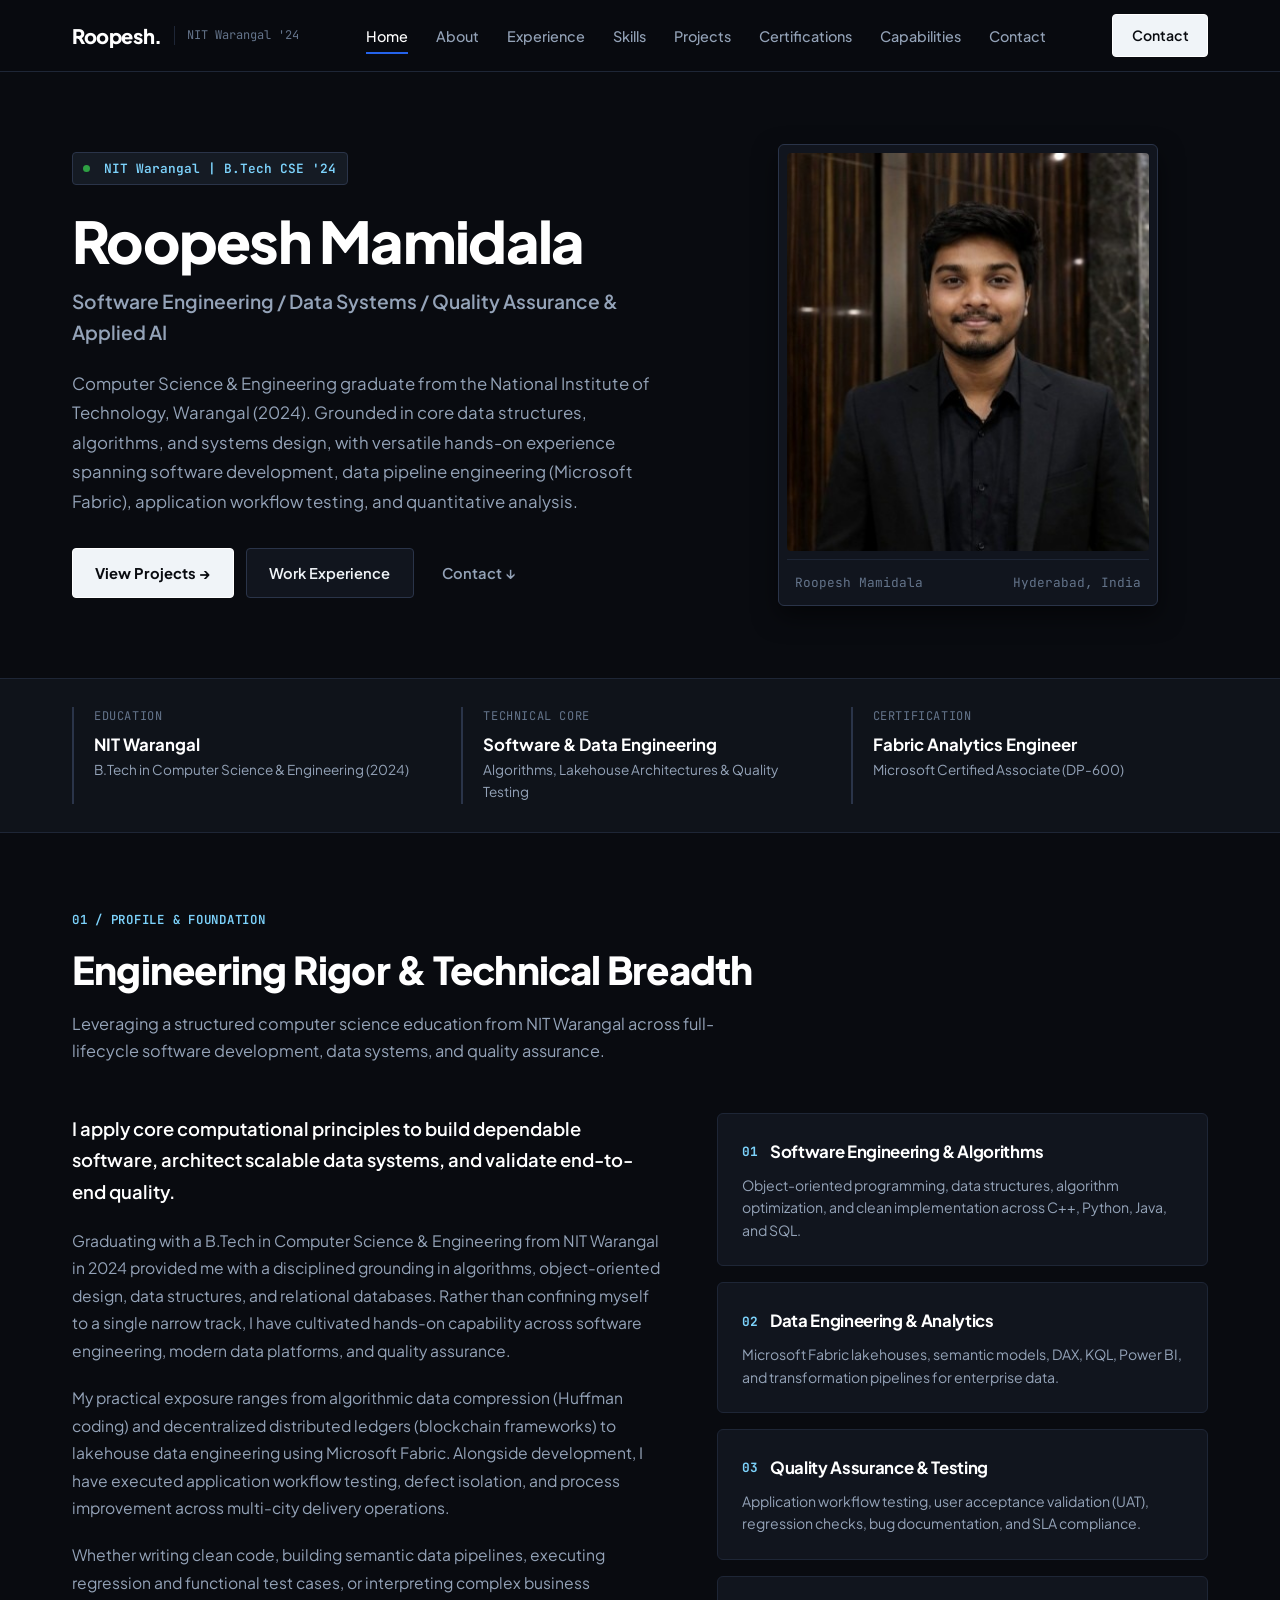
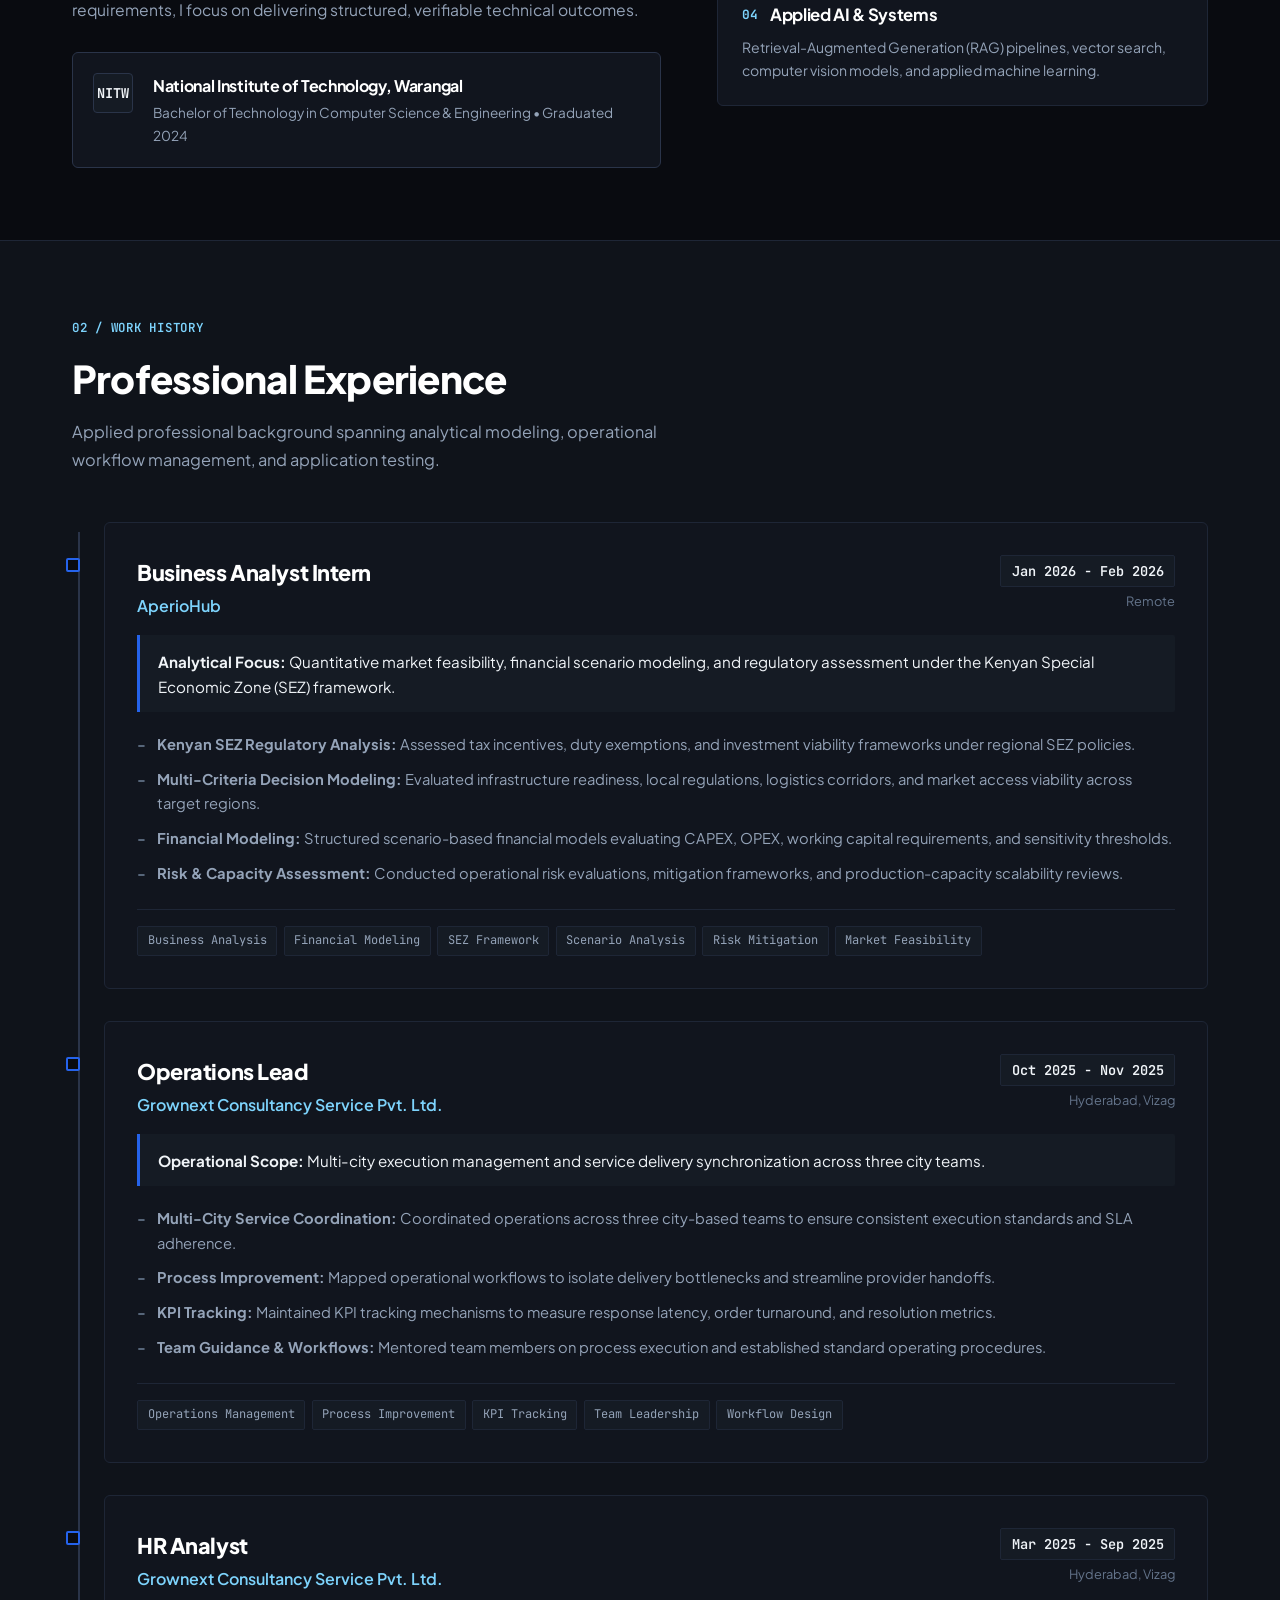
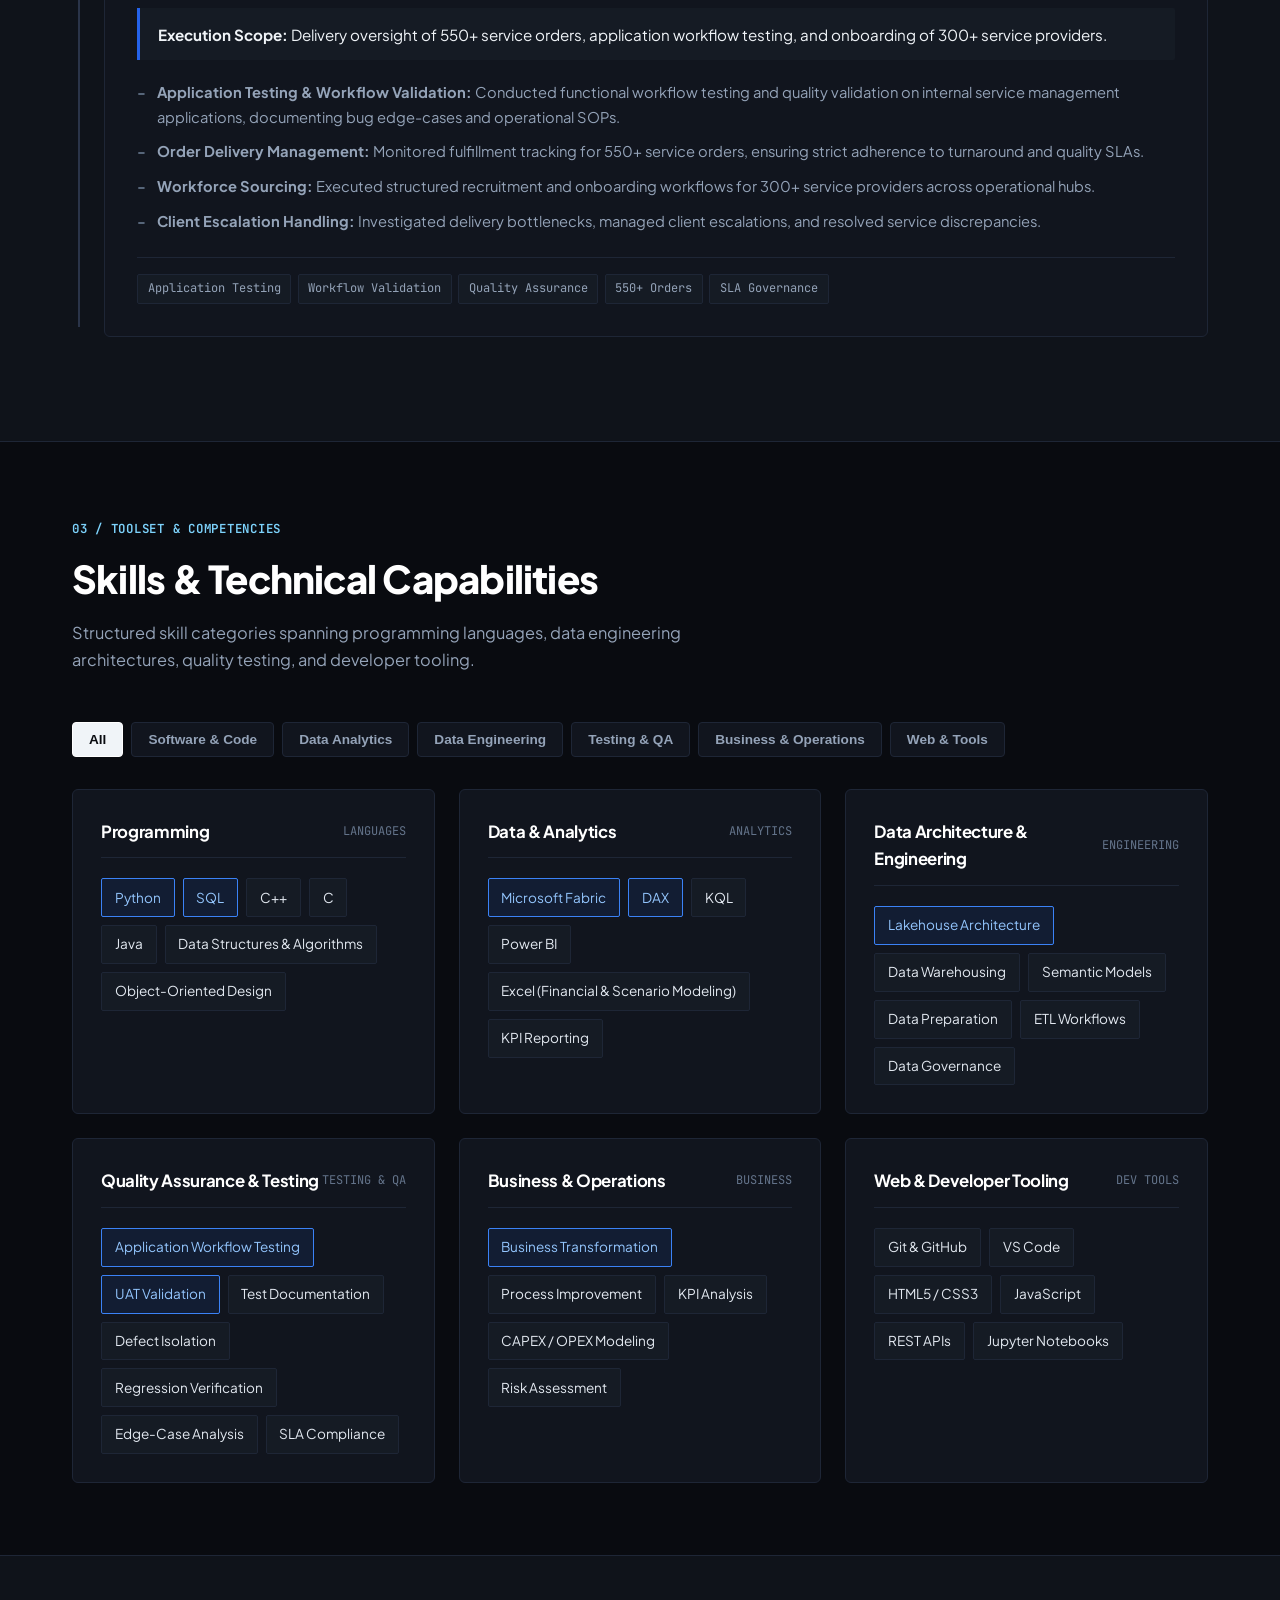
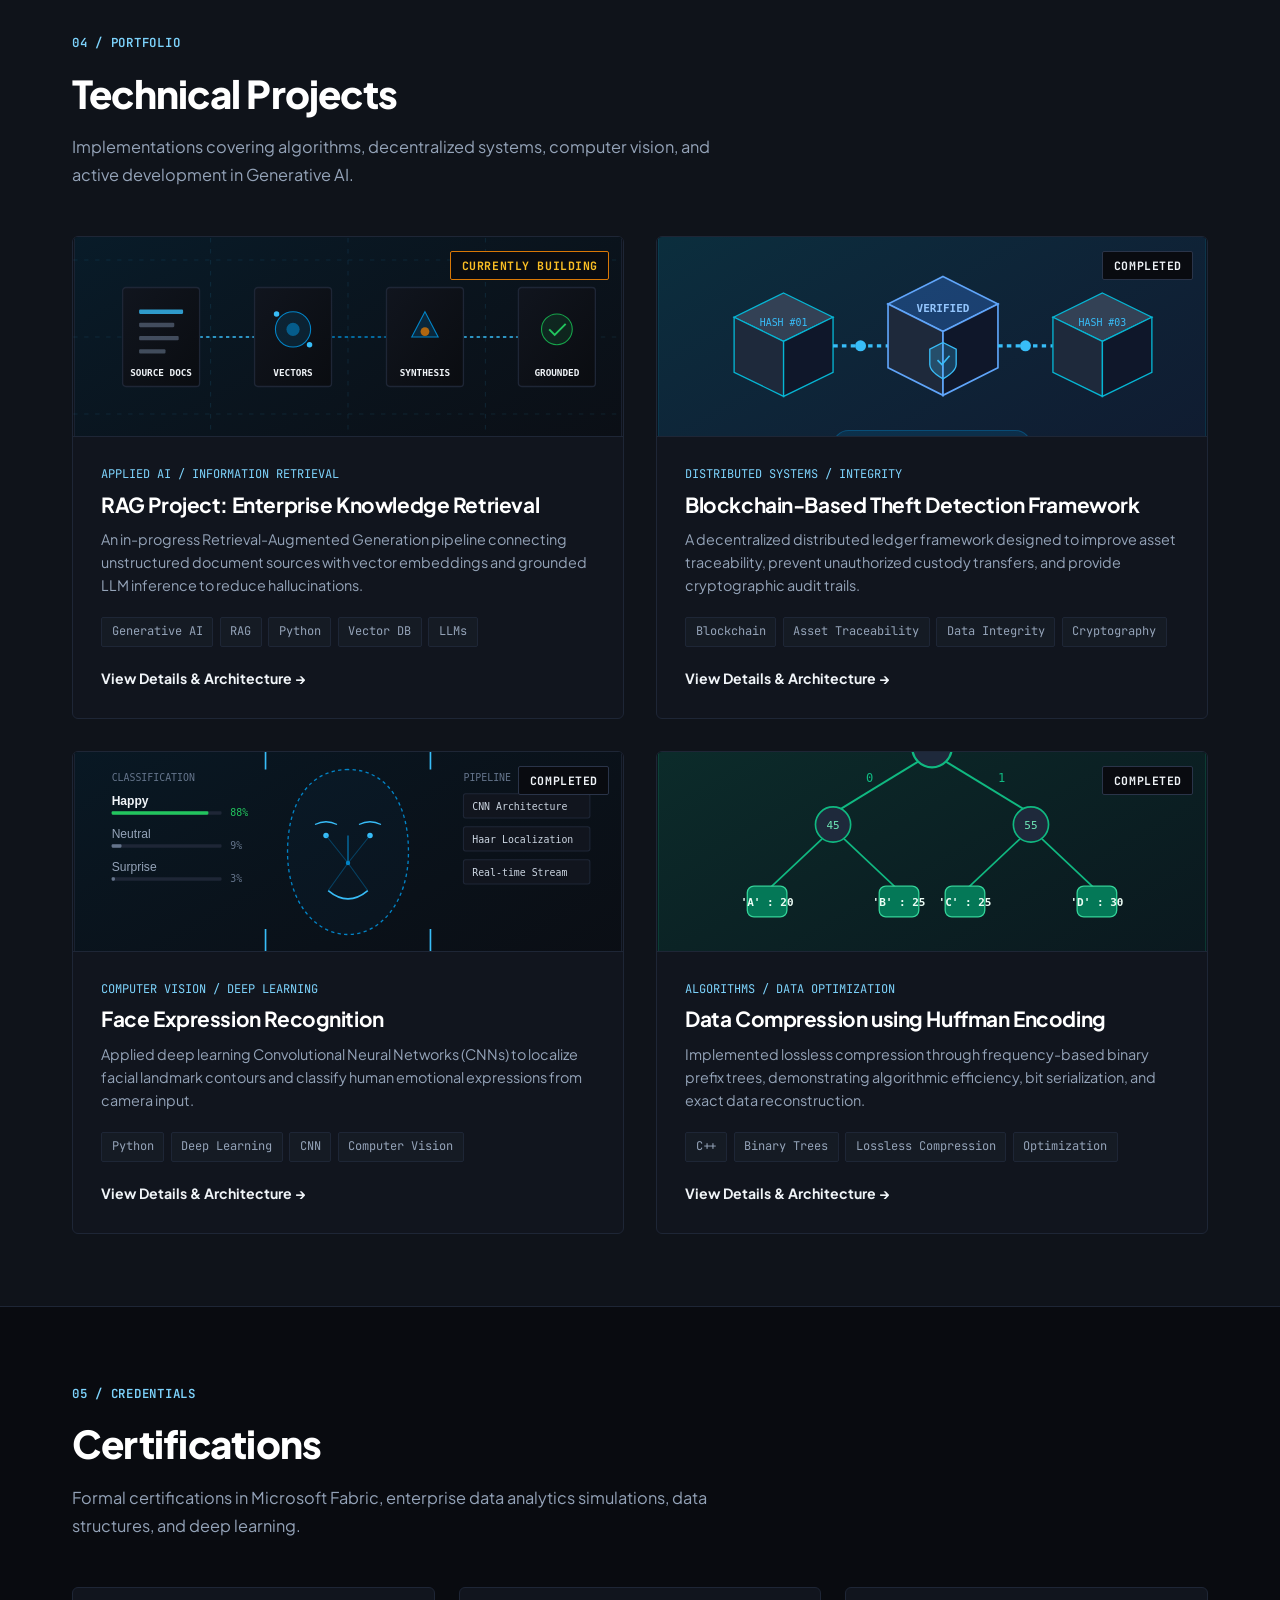
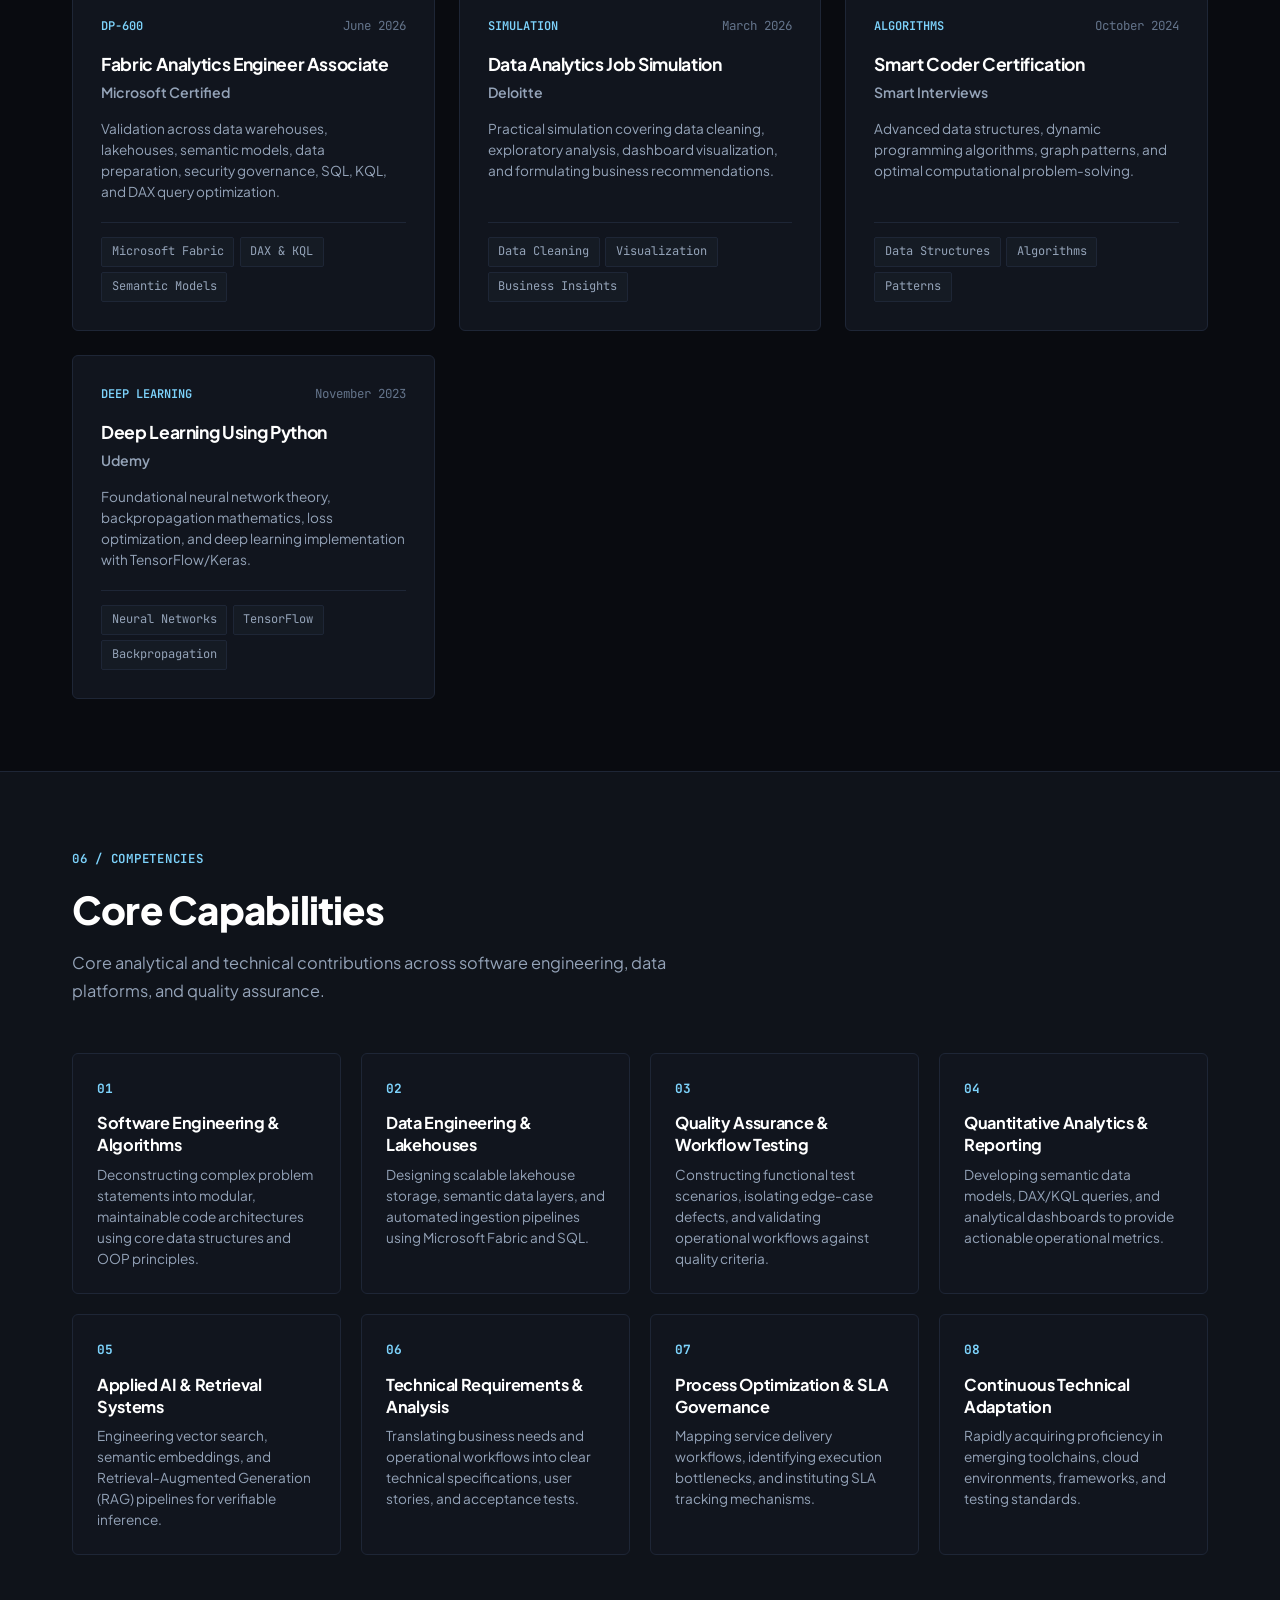
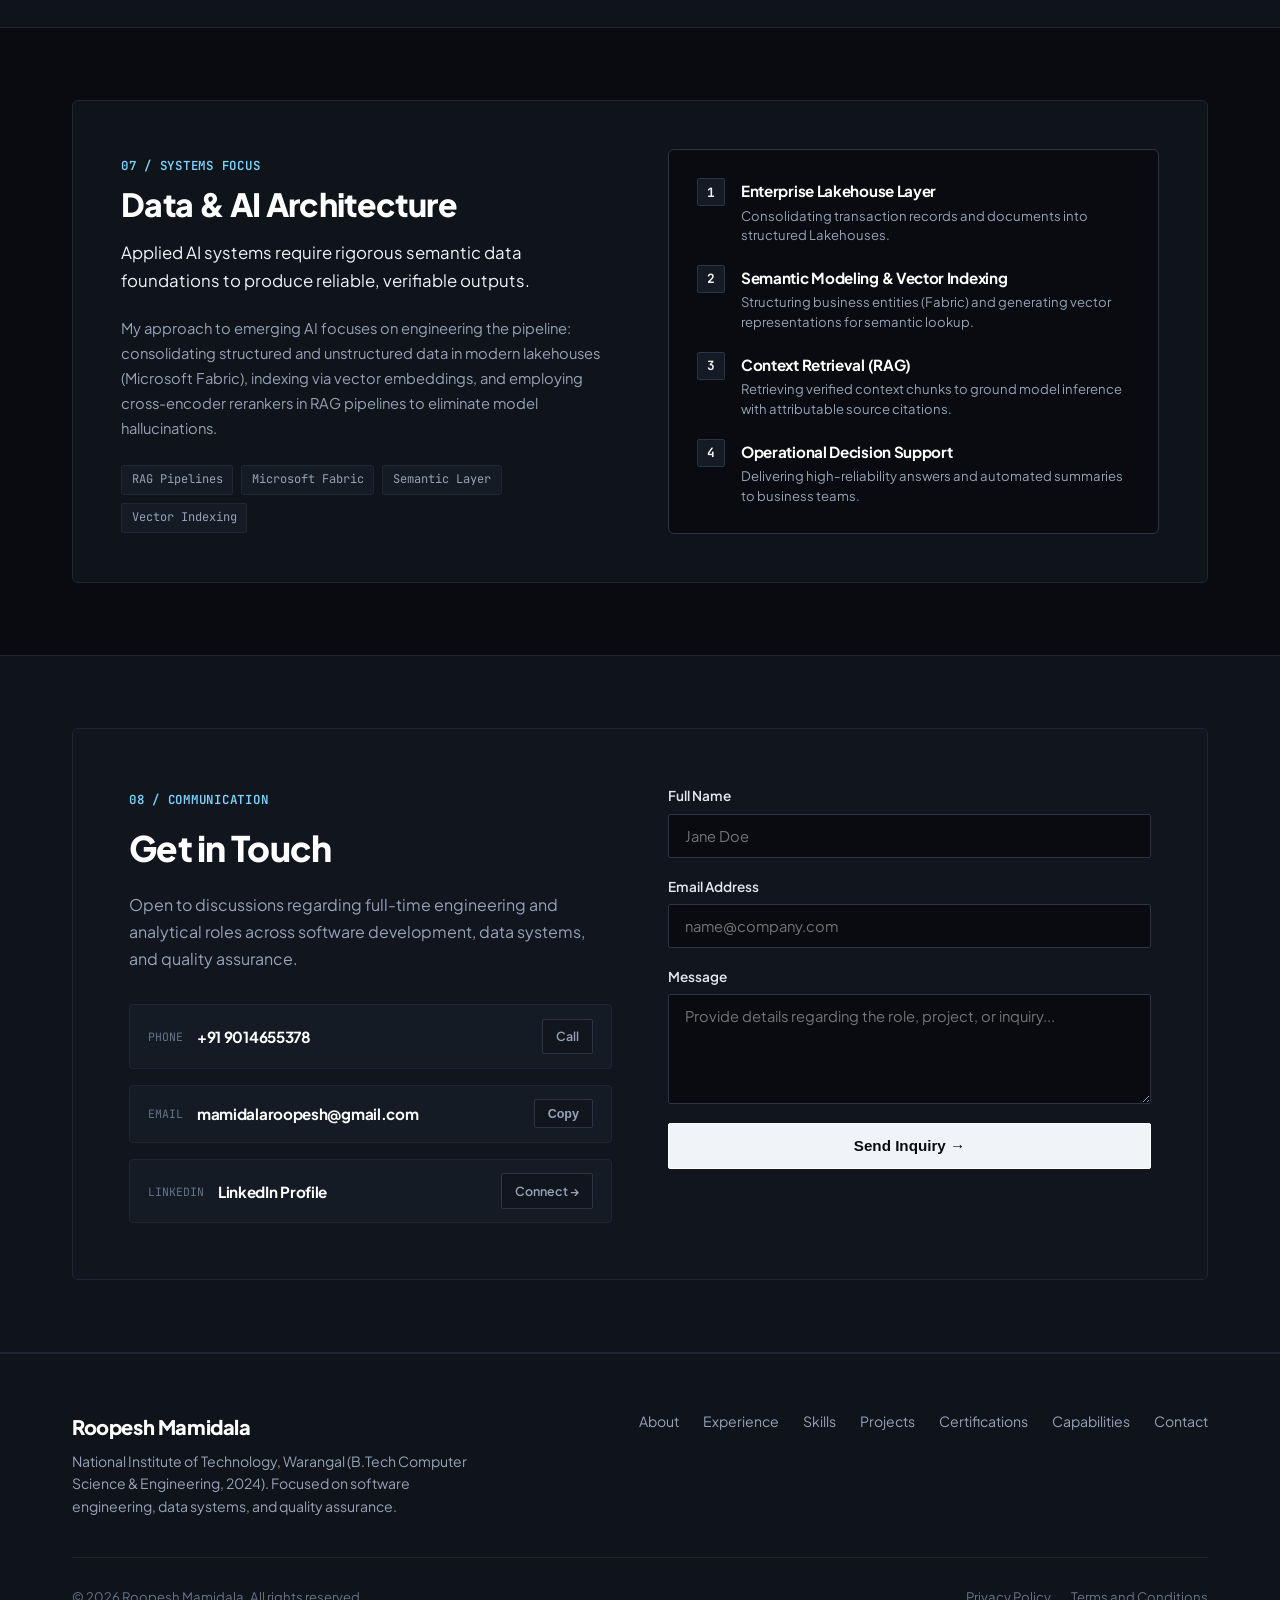
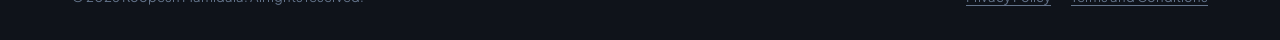
<file: index.html>
<!DOCTYPE html>
<html lang="en">
<head>
  <meta charset="UTF-8" />
  <meta name="viewport" content="width=device-width, initial-scale=1.0" />
  <title>Roopesh Mamidala | Software Engineering, Data Systems & Quality</title>
  <meta name="description" content="Portfolio of Roopesh Mamidala, Computer Science graduate from NIT Warangal. Technical background spanning software engineering, data systems, quality assurance, and analytical problem-solving." />
  
  <!-- Favicon -->
  <link rel="icon" type="image/svg+xml" href="assets/favicon.svg" />

  <!-- Google Web Fonts -->
  <link rel="preconnect" href="https://fonts.googleapis.com" />
  <link rel="preconnect" href="https://fonts.gstatic.com" crossorigin />
  <link href="https://fonts.googleapis.com/css2?family=JetBrains+Mono:wght@400;500;600;700&family=Plus+Jakarta+Sans:wght@400;500;600;700;800&display=swap" rel="stylesheet" />

  <!-- Stylesheets -->
  <link rel="stylesheet" href="css/animations.css" />
  <link rel="stylesheet" href="css/style.css" />
</head>
<body>

  <!-- ==========================================================================
       Header & Navigation
       ========================================================================== -->
  <header class="site-header" id="header">
    <div class="container nav-container">
      <a href="#hero" class="brand-logo" aria-label="Roopesh Mamidala Home">
        <span class="brand-name">Roopesh.</span>
        <span class="brand-meta">NIT Warangal '24</span>
      </a>

      <nav aria-label="Main Navigation">
        <ul class="nav-menu">
          <li><a href="#hero" class="nav-link active">Home</a></li>
          <li><a href="#about" class="nav-link">About</a></li>
          <li><a href="#experience" class="nav-link">Experience</a></li>
          <li><a href="#skills" class="nav-link">Skills</a></li>
          <li><a href="#projects" class="nav-link">Projects</a></li>
          <li><a href="#certifications" class="nav-link">Certifications</a></li>
          <li><a href="#capabilities" class="nav-link">Capabilities</a></li>
          <li><a href="#contact" class="nav-link">Contact</a></li>
        </ul>
      </nav>

      <div style="display: flex; align-items: center; gap: 0.75rem;">
        <a href="#contact" class="nav-cta-btn">Contact</a>
        <button class="mobile-toggle-btn" aria-label="Open Mobile Menu" aria-expanded="false">
          <svg width="18" height="18" viewBox="0 0 24 24" fill="none" stroke="currentColor" stroke-width="2" stroke-linecap="round"><line x1="3" y1="6" x2="21" y2="6"></line><line x1="3" y1="12" x2="21" y2="12"></line><line x1="3" y1="18" x2="21" y2="18"></line></svg>
        </button>
      </div>
    </div>

    <!-- Mobile Drawer Menu -->
    <div class="mobile-drawer" id="mobileDrawer">
      <a href="#hero" class="nav-link">Home</a>
      <a href="#about" class="nav-link">About</a>
      <a href="#experience" class="nav-link">Experience</a>
      <a href="#skills" class="nav-link">Skills</a>
      <a href="#projects" class="nav-link">Projects</a>
      <a href="#certifications" class="nav-link">Certifications</a>
      <a href="#capabilities" class="nav-link">Capabilities</a>
      <a href="#contact" class="nav-link">Contact</a>
      <a href="#contact" class="nav-cta-btn" style="text-align: center; justify-content: center; margin-top: 0.5rem;">Contact</a>
    </div>
  </header>

  <main>
    <!-- ==========================================================================
         Hero Section
         ========================================================================== -->
    <section class="hero-section" id="hero">
      <div class="container hero-grid">
        <!-- Content -->
        <div class="hero-content">
          <div class="hero-kicker-tag">
            <span class="status-indicator"></span>
            <span>NIT Warangal | B.Tech CSE '24</span>
          </div>

          <h1 class="hero-main-title">
            Roopesh Mamidala
          </h1>

          <div class="hero-subtitle">
            Software Engineering / Data Systems / Quality Assurance & Applied AI
          </div>

          <p class="hero-bio-lead">
            Computer Science & Engineering graduate from the National Institute of Technology, Warangal (2024). 
            Grounded in core data structures, algorithms, and systems design, with versatile hands-on experience spanning 
            software development, data pipeline engineering (Microsoft Fabric), application workflow testing, and quantitative analysis.
          </p>

          <div class="hero-cta-group">
            <a href="#projects" class="btn-primary">
              View Projects &rarr;
            </a>
            <a href="#experience" class="btn-secondary">
              Work Experience
            </a>
            <a href="#contact" class="btn-subtle">
              Contact &darr;
            </a>
          </div>
        </div>

        <!-- Real Portrait Photo -->
        <div class="hero-visual-container">
          <div class="hero-portrait-frame">
            <img src="assets/images/roopesh-portrait.jpg" alt="Roopesh Mamidala - Formal Portrait" class="hero-portrait-img" />
            <div class="hero-portrait-caption">
              <span>Roopesh Mamidala</span>
              <span>Hyderabad, India</span>
            </div>
          </div>
        </div>
      </div>
    </section>

    <!-- ==========================================================================
         Key Credentials & Facts Banner (Factual, Understated)
         ========================================================================== -->
    <div class="credentials-banner">
      <div class="container credentials-grid">
        <div class="credential-item">
          <div class="credential-label">Education</div>
          <div class="credential-title">NIT Warangal</div>
          <div class="credential-sub">B.Tech in Computer Science & Engineering (2024)</div>
        </div>
        <div class="credential-item">
          <div class="credential-label">Technical Core</div>
          <div class="credential-title">Software & Data Engineering</div>
          <div class="credential-sub">Algorithms, Lakehouse Architectures & Quality Testing</div>
        </div>
        <div class="credential-item">
          <div class="credential-label">Certification</div>
          <div class="credential-title">Fabric Analytics Engineer</div>
          <div class="credential-sub">Microsoft Certified Associate (DP-600)</div>
        </div>
      </div>
    </div>

    <!-- ==========================================================================
         About Section
         ========================================================================== -->
    <section class="section-wrapper" id="about">
      <div class="container">
        <div class="section-header">
          <span class="section-tag">01 / Profile & Foundation</span>
          <h2 class="section-title">Engineering Rigor & Technical Breadth</h2>
          <p class="section-subtitle">
            Leveraging a structured computer science education from NIT Warangal across full-lifecycle software development, data systems, and quality assurance.
          </p>
        </div>

        <div class="about-grid">
          <div class="about-narrative">
            <p class="narrative-lead">
              I apply core computational principles to build dependable software, architect scalable data systems, and validate end-to-end quality.
            </p>
            <p class="narrative-text">
              Graduating with a B.Tech in Computer Science & Engineering from NIT Warangal in 2024 provided me with a disciplined grounding in algorithms, object-oriented design, data structures, and relational databases. Rather than confining myself to a single narrow track, I have cultivated hands-on capability across software engineering, modern data platforms, and quality assurance.
            </p>
            <p class="narrative-text">
              My practical exposure ranges from algorithmic data compression (Huffman coding) and decentralized distributed ledgers (blockchain frameworks) to lakehouse data engineering using Microsoft Fabric. Alongside development, I have executed application workflow testing, defect isolation, and process improvement across multi-city delivery operations.
            </p>
            <p class="narrative-text">
              Whether writing clean code, building semantic data pipelines, executing regression and functional test cases, or interpreting complex business requirements, I focus on delivering structured, verifiable technical outcomes.
            </p>

            <div class="academic-badge">
              <div class="icon-box">NITW</div>
              <div class="academic-badge-info">
                <h4>National Institute of Technology, Warangal</h4>
                <p>Bachelor of Technology in Computer Science & Engineering &bull; Graduated 2024</p>
              </div>
            </div>
          </div>

          <div class="about-pillars-grid">
            <div class="pillar-card">
              <div class="pillar-header">
                <span class="pillar-index">01</span>
                <h3 class="pillar-title">Software Engineering & Algorithms</h3>
              </div>
              <p class="pillar-desc">
                Object-oriented programming, data structures, algorithm optimization, and clean implementation across C++, Python, Java, and SQL.
              </p>
            </div>

            <div class="pillar-card">
              <div class="pillar-header">
                <span class="pillar-index">02</span>
                <h3 class="pillar-title">Data Engineering & Analytics</h3>
              </div>
              <p class="pillar-desc">
                Microsoft Fabric lakehouses, semantic models, DAX, KQL, Power BI, and transformation pipelines for enterprise data.
              </p>
            </div>

            <div class="pillar-card">
              <div class="pillar-header">
                <span class="pillar-index">03</span>
                <h3 class="pillar-title">Quality Assurance & Testing</h3>
              </div>
              <p class="pillar-desc">
                Application workflow testing, user acceptance validation (UAT), regression checks, bug documentation, and SLA compliance.
              </p>
            </div>

            <div class="pillar-card">
              <div class="pillar-header">
                <span class="pillar-index">04</span>
                <h3 class="pillar-title">Applied AI & Systems</h3>
              </div>
              <p class="pillar-desc">
                Retrieval-Augmented Generation (RAG) pipelines, vector search, computer vision models, and applied machine learning.
              </p>
            </div>
          </div>
        </div>
      </div>
    </section>

    <!-- ==========================================================================
         Experience Section
         ========================================================================== -->
    <section class="section-wrapper" id="experience" style="background: var(--bg-secondary);">
      <div class="container">
        <div class="section-header">
          <span class="section-tag">02 / Work History</span>
          <h2 class="section-title">Professional Experience</h2>
          <p class="section-subtitle">
            Applied professional background spanning analytical modeling, operational workflow management, and application testing.
          </p>
        </div>

        <div class="experience-timeline">
          <!-- Role 1: AperioHub -->
          <div class="timeline-card">
            <div class="timeline-node"></div>
            <div class="timeline-header">
              <div class="timeline-role-info">
                <h3>Business Analyst Intern</h3>
                <div class="timeline-company">AperioHub</div>
              </div>
              <div class="timeline-meta">
                <span class="timeline-date">Jan 2026 - Feb 2026</span>
                <span class="timeline-location">Remote</span>
              </div>
            </div>

            <div class="timeline-highlight-box">
              <strong>Analytical Focus:</strong> Quantitative market feasibility, financial scenario modeling, and regulatory assessment under the Kenyan Special Economic Zone (SEZ) framework.
            </div>

            <ul class="timeline-bullets">
              <li>
                <strong>Kenyan SEZ Regulatory Analysis:</strong> Assessed tax incentives, duty exemptions, and investment viability frameworks under regional SEZ policies.
              </li>
              <li>
                <strong>Multi-Criteria Decision Modeling:</strong> Evaluated infrastructure readiness, local regulations, logistics corridors, and market access viability across target regions.
              </li>
              <li>
                <strong>Financial Modeling:</strong> Structured scenario-based financial models evaluating CAPEX, OPEX, working capital requirements, and sensitivity thresholds.
              </li>
              <li>
                <strong>Risk & Capacity Assessment:</strong> Conducted operational risk evaluations, mitigation frameworks, and production-capacity scalability reviews.
              </li>
            </ul>

            <div class="timeline-tag-row">
              <span class="tag-badge">Business Analysis</span>
              <span class="tag-badge">Financial Modeling</span>
              <span class="tag-badge">SEZ Framework</span>
              <span class="tag-badge">Scenario Analysis</span>
              <span class="tag-badge">Risk Mitigation</span>
              <span class="tag-badge">Market Feasibility</span>
            </div>
          </div>

          <!-- Role 2: Grownext Operations Lead -->
          <div class="timeline-card">
            <div class="timeline-node"></div>
            <div class="timeline-header">
              <div class="timeline-role-info">
                <h3>Operations Lead</h3>
                <div class="timeline-company">Grownext Consultancy Service Pvt. Ltd.</div>
              </div>
              <div class="timeline-meta">
                <span class="timeline-date">Oct 2025 - Nov 2025</span>
                <span class="timeline-location">Hyderabad, Vizag</span>
              </div>
            </div>

            <div class="timeline-highlight-box">
              <strong>Operational Scope:</strong> Multi-city execution management and service delivery synchronization across three city teams.
            </div>

            <ul class="timeline-bullets">
              <li>
                <strong>Multi-City Service Coordination:</strong> Coordinated operations across three city-based teams to ensure consistent execution standards and SLA adherence.
              </li>
              <li>
                <strong>Process Improvement:</strong> Mapped operational workflows to isolate delivery bottlenecks and streamline provider handoffs.
              </li>
              <li>
                <strong>KPI Tracking:</strong> Maintained KPI tracking mechanisms to measure response latency, order turnaround, and resolution metrics.
              </li>
              <li>
                <strong>Team Guidance & Workflows:</strong> Mentored team members on process execution and established standard operating procedures.
              </li>
            </ul>

            <div class="timeline-tag-row">
              <span class="tag-badge">Operations Management</span>
              <span class="tag-badge">Process Improvement</span>
              <span class="tag-badge">KPI Tracking</span>
              <span class="tag-badge">Team Leadership</span>
              <span class="tag-badge">Workflow Design</span>
            </div>
          </div>

          <!-- Role 3: Grownext HR Analyst -->
          <div class="timeline-card">
            <div class="timeline-node"></div>
            <div class="timeline-header">
              <div class="timeline-role-info">
                <h3>HR Analyst</h3>
                <div class="timeline-company">Grownext Consultancy Service Pvt. Ltd.</div>
              </div>
              <div class="timeline-meta">
                <span class="timeline-date">Mar 2025 - Sep 2025</span>
                <span class="timeline-location">Hyderabad, Vizag</span>
              </div>
            </div>

            <div class="timeline-highlight-box">
              <strong>Execution Scope:</strong> Delivery oversight of 550+ service orders, application workflow testing, and onboarding of 300+ service providers.
            </div>

            <ul class="timeline-bullets">
              <li>
                <strong>Application Testing & Workflow Validation:</strong> Conducted functional workflow testing and quality validation on internal service management applications, documenting bug edge-cases and operational SOPs.
              </li>
              <li>
                <strong>Order Delivery Management:</strong> Monitored fulfillment tracking for 550+ service orders, ensuring strict adherence to turnaround and quality SLAs.
              </li>
              <li>
                <strong>Workforce Sourcing:</strong> Executed structured recruitment and onboarding workflows for 300+ service providers across operational hubs.
              </li>
              <li>
                <strong>Client Escalation Handling:</strong> Investigated delivery bottlenecks, managed client escalations, and resolved service discrepancies.
              </li>
            </ul>

            <div class="timeline-tag-row">
              <span class="tag-badge">Application Testing</span>
              <span class="tag-badge">Workflow Validation</span>
              <span class="tag-badge">Quality Assurance</span>
              <span class="tag-badge">550+ Orders</span>
              <span class="tag-badge">SLA Governance</span>
            </div>
          </div>
        </div>
      </div>
    </section>

    <!-- ==========================================================================
         Skills Section
         ========================================================================== -->
    <section class="section-wrapper" id="skills">
      <div class="container">
        <div class="section-header">
          <span class="section-tag">03 / Toolset & Competencies</span>
          <h2 class="section-title">Skills & Technical Capabilities</h2>
          <p class="section-subtitle">
            Structured skill categories spanning programming languages, data engineering architectures, quality testing, and developer tooling.
          </p>
        </div>

        <div class="filter-tabs">
          <button class="filter-btn active" data-filter="all">All</button>
          <button class="filter-btn" data-filter="programming">Software & Code</button>
          <button class="filter-btn" data-filter="data">Data Analytics</button>
          <button class="filter-btn" data-filter="architecture">Data Engineering</button>
          <button class="filter-btn" data-filter="qa">Testing & QA</button>
          <button class="filter-btn" data-filter="business">Business & Operations</button>
          <button class="filter-btn" data-filter="web">Web & Tools</button>
        </div>

        <div class="skills-grid">
          <!-- Programming -->
          <div class="skill-category-card" data-category="programming">
            <div class="category-card-header">
              <h4>Programming</h4>
              <span class="category-card-code">LANGUAGES</span>
            </div>
            <div class="category-skill-items">
              <span class="skill-chip featured">Python</span>
              <span class="skill-chip featured">SQL</span>
              <span class="skill-chip">C++</span>
              <span class="skill-chip">C</span>
              <span class="skill-chip">Java</span>
              <span class="skill-chip">Data Structures & Algorithms</span>
              <span class="skill-chip">Object-Oriented Design</span>
            </div>
          </div>

          <!-- Data & Analytics -->
          <div class="skill-category-card" data-category="data">
            <div class="category-card-header">
              <h4>Data & Analytics</h4>
              <span class="category-card-code">ANALYTICS</span>
            </div>
            <div class="category-skill-items">
              <span class="skill-chip featured">Microsoft Fabric</span>
              <span class="skill-chip featured">DAX</span>
              <span class="skill-chip">KQL</span>
              <span class="skill-chip">Power BI</span>
              <span class="skill-chip">Excel (Financial & Scenario Modeling)</span>
              <span class="skill-chip">KPI Reporting</span>
            </div>
          </div>

          <!-- Data Architecture -->
          <div class="skill-category-card" data-category="architecture">
            <div class="category-card-header">
              <h4>Data Architecture & Engineering</h4>
              <span class="category-card-code">ENGINEERING</span>
            </div>
            <div class="category-skill-items">
              <span class="skill-chip featured">Lakehouse Architecture</span>
              <span class="skill-chip">Data Warehousing</span>
              <span class="skill-chip">Semantic Models</span>
              <span class="skill-chip">Data Preparation</span>
              <span class="skill-chip">ETL Workflows</span>
              <span class="skill-chip">Data Governance</span>
            </div>
          </div>

          <!-- Quality Assurance & Testing -->
          <div class="skill-category-card" data-category="qa">
            <div class="category-card-header">
              <h4>Quality Assurance & Testing</h4>
              <span class="category-card-code">TESTING & QA</span>
            </div>
            <div class="category-skill-items">
              <span class="skill-chip featured">Application Workflow Testing</span>
              <span class="skill-chip featured">UAT Validation</span>
              <span class="skill-chip">Test Documentation</span>
              <span class="skill-chip">Defect Isolation</span>
              <span class="skill-chip">Regression Verification</span>
              <span class="skill-chip">Edge-Case Analysis</span>
              <span class="skill-chip">SLA Compliance</span>
            </div>
          </div>

          <!-- Business & Operations -->
          <div class="skill-category-card" data-category="business">
            <div class="category-card-header">
              <h4>Business & Operations</h4>
              <span class="category-card-code">BUSINESS</span>
            </div>
            <div class="category-skill-items">
              <span class="skill-chip featured">Business Transformation</span>
              <span class="skill-chip">Process Improvement</span>
              <span class="skill-chip">KPI Analysis</span>
              <span class="skill-chip">CAPEX / OPEX Modeling</span>
              <span class="skill-chip">Risk Assessment</span>
            </div>
          </div>

          <!-- Web & Tools -->
          <div class="skill-category-card" data-category="web">
            <div class="category-card-header">
              <h4>Web & Developer Tooling</h4>
              <span class="category-card-code">DEV TOOLS</span>
            </div>
            <div class="category-skill-items">
              <span class="skill-chip">Git & GitHub</span>
              <span class="skill-chip">VS Code</span>
              <span class="skill-chip">HTML5 / CSS3</span>
              <span class="skill-chip">JavaScript</span>
              <span class="skill-chip">REST APIs</span>
              <span class="skill-chip">Jupyter Notebooks</span>
            </div>
          </div>
        </div>
      </div>
    </section>

    <!-- ==========================================================================
         Projects Section
         ========================================================================== -->
    <section class="section-wrapper" id="projects" style="background: var(--bg-secondary);">
      <div class="container">
        <div class="section-header">
          <span class="section-tag">04 / Portfolio</span>
          <h2 class="section-title">Technical Projects</h2>
          <p class="section-subtitle">
            Implementations covering algorithms, decentralized systems, computer vision, and active development in Generative AI.
          </p>
        </div>

        <div class="projects-grid">
          <!-- Project 1: RAG -->
          <div class="project-card" data-project-id="rag-project">
            <div class="project-thumbnail-wrapper">
              <img src="assets/images/rag-architecture.svg" alt="RAG Architecture Diagram" />
              <div class="project-status-badge in-progress">
                CURRENTLY BUILDING
              </div>
            </div>
            <div class="project-content">
              <span class="project-category-meta">Applied AI / Information Retrieval</span>
              <h3 class="project-title">RAG Project: Enterprise Knowledge Retrieval</h3>
              <p class="project-desc">
                An in-progress Retrieval-Augmented Generation pipeline connecting unstructured document sources with vector embeddings and grounded LLM inference to reduce hallucinations.
              </p>
              <div class="project-tech-tags">
                <span class="tag-badge">Generative AI</span>
                <span class="tag-badge">RAG</span>
                <span class="tag-badge">Python</span>
                <span class="tag-badge">Vector DB</span>
                <span class="tag-badge">LLMs</span>
              </div>
              <div class="project-action-link">
                <span>View Details & Architecture &rarr;</span>
              </div>
            </div>
          </div>

          <!-- Project 2: Blockchain -->
          <div class="project-card" data-project-id="blockchain-theft">
            <div class="project-thumbnail-wrapper">
              <img src="assets/images/blockchain-system.svg" alt="Blockchain System Diagram" />
              <div class="project-status-badge">
                COMPLETED
              </div>
            </div>
            <div class="project-content">
              <span class="project-category-meta">Distributed Systems / Integrity</span>
              <h3 class="project-title">Blockchain-Based Theft Detection Framework</h3>
              <p class="project-desc">
                A decentralized distributed ledger framework designed to improve asset traceability, prevent unauthorized custody transfers, and provide cryptographic audit trails.
              </p>
              <div class="project-tech-tags">
                <span class="tag-badge">Blockchain</span>
                <span class="tag-badge">Asset Traceability</span>
                <span class="tag-badge">Data Integrity</span>
                <span class="tag-badge">Cryptography</span>
              </div>
              <div class="project-action-link">
                <span>View Details & Architecture &rarr;</span>
              </div>
            </div>
          </div>

          <!-- Project 3: Vision AI -->
          <div class="project-card" data-project-id="facial-expression-ai">
            <div class="project-thumbnail-wrapper">
              <img src="assets/images/vision-ai.svg" alt="Face Expression Recognition Diagram" />
              <div class="project-status-badge">
                COMPLETED
              </div>
            </div>
            <div class="project-content">
              <span class="project-category-meta">Computer Vision / Deep Learning</span>
              <h3 class="project-title">Face Expression Recognition</h3>
              <p class="project-desc">
                Applied deep learning Convolutional Neural Networks (CNNs) to localize facial landmark contours and classify human emotional expressions from camera input.
              </p>
              <div class="project-tech-tags">
                <span class="tag-badge">Python</span>
                <span class="tag-badge">Deep Learning</span>
                <span class="tag-badge">CNN</span>
                <span class="tag-badge">Computer Vision</span>
              </div>
              <div class="project-action-link">
                <span>View Details & Architecture &rarr;</span>
              </div>
            </div>
          </div>

          <!-- Project 4: Huffman -->
          <div class="project-card" data-project-id="huffman-compression">
            <div class="project-thumbnail-wrapper">
              <img src="assets/images/compression-tree.svg" alt="Huffman Tree Diagram" />
              <div class="project-status-badge">
                COMPLETED
              </div>
            </div>
            <div class="project-content">
              <span class="project-category-meta">Algorithms / Data Optimization</span>
              <h3 class="project-title">Data Compression using Huffman Encoding</h3>
              <p class="project-desc">
                Implemented lossless compression through frequency-based binary prefix trees, demonstrating algorithmic efficiency, bit serialization, and exact data reconstruction.
              </p>
              <div class="project-tech-tags">
                <span class="tag-badge">C++</span>
                <span class="tag-badge">Binary Trees</span>
                <span class="tag-badge">Lossless Compression</span>
                <span class="tag-badge">Optimization</span>
              </div>
              <div class="project-action-link">
                <span>View Details & Architecture &rarr;</span>
              </div>
            </div>
          </div>
        </div>
      </div>
    </section>

    <!-- ==========================================================================
         Certifications Section
         ========================================================================== -->
    <section class="section-wrapper" id="certifications">
      <div class="container">
        <div class="section-header">
          <span class="section-tag">05 / Credentials</span>
          <h2 class="section-title">Certifications</h2>
          <p class="section-subtitle">
            Formal certifications in Microsoft Fabric, enterprise data analytics simulations, data structures, and deep learning.
          </p>
        </div>

        <div class="certifications-grid">
          <!-- Cert 1 -->
          <div class="cert-card">
            <div class="cert-issuer-badge">
              <span class="cert-code">DP-600</span>
              <span class="cert-date">June 2026</span>
            </div>
            <h3 class="cert-title">Fabric Analytics Engineer Associate</h3>
            <div class="cert-issuer">Microsoft Certified</div>
            <p class="cert-desc">
              Validation across data warehouses, lakehouses, semantic models, data preparation, security governance, SQL, KQL, and DAX query optimization.
            </p>
            <div class="cert-tags">
              <span class="tag-badge">Microsoft Fabric</span>
              <span class="tag-badge">DAX & KQL</span>
              <span class="tag-badge">Semantic Models</span>
            </div>
          </div>

          <!-- Cert 2 -->
          <div class="cert-card">
            <div class="cert-issuer-badge">
              <span class="cert-code">SIMULATION</span>
              <span class="cert-date">March 2026</span>
            </div>
            <h3 class="cert-title">Data Analytics Job Simulation</h3>
            <div class="cert-issuer">Deloitte</div>
            <p class="cert-desc">
              Practical simulation covering data cleaning, exploratory analysis, dashboard visualization, and formulating business recommendations.
            </p>
            <div class="cert-tags">
              <span class="tag-badge">Data Cleaning</span>
              <span class="tag-badge">Visualization</span>
              <span class="tag-badge">Business Insights</span>
            </div>
          </div>

          <!-- Cert 3 -->
          <div class="cert-card">
            <div class="cert-issuer-badge">
              <span class="cert-code">ALGORITHMS</span>
              <span class="cert-date">October 2024</span>
            </div>
            <h3 class="cert-title">Smart Coder Certification</h3>
            <div class="cert-issuer">Smart Interviews</div>
            <p class="cert-desc">
              Advanced data structures, dynamic programming algorithms, graph patterns, and optimal computational problem-solving.
            </p>
            <div class="cert-tags">
              <span class="tag-badge">Data Structures</span>
              <span class="tag-badge">Algorithms</span>
              <span class="tag-badge">Patterns</span>
            </div>
          </div>

          <!-- Cert 4 -->
          <div class="cert-card">
            <div class="cert-issuer-badge">
              <span class="cert-code">DEEP LEARNING</span>
              <span class="cert-date">November 2023</span>
            </div>
            <h3 class="cert-title">Deep Learning Using Python</h3>
            <div class="cert-issuer">Udemy</div>
            <p class="cert-desc">
              Foundational neural network theory, backpropagation mathematics, loss optimization, and deep learning implementation with TensorFlow/Keras.
            </p>
            <div class="cert-tags">
              <span class="tag-badge">Neural Networks</span>
              <span class="tag-badge">TensorFlow</span>
              <span class="tag-badge">Backpropagation</span>
            </div>
          </div>
        </div>
      </div>
    </section>

    <!-- ==========================================================================
         Capabilities Matrix (Strict 8-Point Contributor Competencies)
         ========================================================================== -->
    <section class="section-wrapper" id="capabilities" style="background: var(--bg-secondary);">
      <div class="container">
        <div class="section-header">
          <span class="section-tag">06 / Competencies</span>
          <h2 class="section-title">Core Capabilities</h2>
          <p class="section-subtitle">
            Core analytical and technical contributions across software engineering, data platforms, and quality assurance.
          </p>
        </div>

        <div class="capabilities-grid">
          <div class="capability-card">
            <div class="capability-index">01</div>
            <h3 class="capability-title">Software Engineering & Algorithms</h3>
            <p class="capability-desc">
              Deconstructing complex problem statements into modular, maintainable code architectures using core data structures and OOP principles.
            </p>
          </div>

          <div class="capability-card">
            <div class="capability-index">02</div>
            <h3 class="capability-title">Data Engineering & Lakehouses</h3>
            <p class="capability-desc">
              Designing scalable lakehouse storage, semantic data layers, and automated ingestion pipelines using Microsoft Fabric and SQL.
            </p>
          </div>

          <div class="capability-card">
            <div class="capability-index">03</div>
            <h3 class="capability-title">Quality Assurance & Workflow Testing</h3>
            <p class="capability-desc">
              Constructing functional test scenarios, isolating edge-case defects, and validating operational workflows against quality criteria.
            </p>
          </div>

          <div class="capability-card">
            <div class="capability-index">04</div>
            <h3 class="capability-title">Quantitative Analytics & Reporting</h3>
            <p class="capability-desc">
              Developing semantic data models, DAX/KQL queries, and analytical dashboards to provide actionable operational metrics.
            </p>
          </div>

          <div class="capability-card">
            <div class="capability-index">05</div>
            <h3 class="capability-title">Applied AI & Retrieval Systems</h3>
            <p class="capability-desc">
              Engineering vector search, semantic embeddings, and Retrieval-Augmented Generation (RAG) pipelines for verifiable inference.
            </p>
          </div>

          <div class="capability-card">
            <div class="capability-index">06</div>
            <h3 class="capability-title">Technical Requirements & Analysis</h3>
            <p class="capability-desc">
              Translating business needs and operational workflows into clear technical specifications, user stories, and acceptance tests.
            </p>
          </div>

          <div class="capability-card">
            <div class="capability-index">07</div>
            <h3 class="capability-title">Process Optimization & SLA Governance</h3>
            <p class="capability-desc">
              Mapping service delivery workflows, identifying execution bottlenecks, and instituting SLA tracking mechanisms.
            </p>
          </div>

          <div class="capability-card">
            <div class="capability-index">08</div>
            <h3 class="capability-title">Continuous Technical Adaptation</h3>
            <p class="capability-desc">
              Rapidly acquiring proficiency in emerging toolchains, cloud environments, frameworks, and testing standards.
            </p>
          </div>
        </div>
      </div>
    </section>

    <!-- ==========================================================================
         AI & Systems Focus
         ========================================================================== -->
    <section class="section-wrapper" id="ai-focus">
      <div class="container">
        <div class="ai-focus-wrapper">
          <div class="ai-focus-grid">
            <div class="ai-focus-content">
              <span class="section-tag">07 / Systems Focus</span>
              <h3>Data & AI Architecture</h3>
              <p class="ai-focus-lead">
                Applied AI systems require rigorous semantic data foundations to produce reliable, verifiable outputs.
              </p>
              <p class="ai-focus-text">
                My approach to emerging AI focuses on engineering the pipeline: consolidating structured and unstructured data in modern lakehouses (Microsoft Fabric), indexing via vector embeddings, and employing cross-encoder rerankers in RAG pipelines to eliminate model hallucinations.
              </p>

              <div style="display: flex; gap: 0.5rem; flex-wrap: wrap;">
                <span class="tag-badge">RAG Pipelines</span>
                <span class="tag-badge">Microsoft Fabric</span>
                <span class="tag-badge">Semantic Layer</span>
                <span class="tag-badge">Vector Indexing</span>
              </div>
            </div>

            <div class="ai-pipeline-diagram">
              <div class="diagram-step">
                <div class="step-num">1</div>
                <div class="step-details">
                  <h5>Enterprise Lakehouse Layer</h5>
                  <p>Consolidating transaction records and documents into structured Lakehouses.</p>
                </div>
              </div>

              <div class="diagram-step">
                <div class="step-num">2</div>
                <div class="step-details">
                  <h5>Semantic Modeling & Vector Indexing</h5>
                  <p>Structuring business entities (Fabric) and generating vector representations for semantic lookup.</p>
                </div>
              </div>

              <div class="diagram-step">
                <div class="step-num">3</div>
                <div class="step-details">
                  <h5>Context Retrieval (RAG)</h5>
                  <p>Retrieving verified context chunks to ground model inference with attributable source citations.</p>
                </div>
              </div>

              <div class="diagram-step">
                <div class="step-num">4</div>
                <div class="step-details">
                  <h5>Operational Decision Support</h5>
                  <p>Delivering high-reliability answers and automated summaries to business teams.</p>
                </div>
              </div>
            </div>
          </div>
        </div>
      </div>
    </section>

    <!-- ==========================================================================
         Contact Section
         ========================================================================== -->
    <section class="section-wrapper" id="contact" style="background: var(--bg-secondary);">
      <div class="container">
        <div class="contact-card-main">
          <div class="contact-grid">
            <div class="contact-lead-box">
              <span class="section-tag">08 / Communication</span>
              <h3>Get in Touch</h3>
              <p class="contact-lead-desc">
                Open to discussions regarding full-time engineering and analytical roles across software development, data systems, and quality assurance.
              </p>

              <div class="direct-channels">
                <!-- Phone -->
                <div class="channel-item">
                  <div class="channel-meta">
                    <span class="channel-label-tag">PHONE</span>
                    <div class="channel-info">
                      <h4>+91 9014655378</h4>
                    </div>
                  </div>
                  <a href="tel:+919014655378" class="copy-btn">Call</a>
                </div>

                <!-- Email -->
                <div class="channel-item">
                  <div class="channel-meta">
                    <span class="channel-label-tag">EMAIL</span>
                    <div class="channel-info">
                      <h4>mamidalaroopesh@gmail.com</h4>
                    </div>
                  </div>
                  <button class="copy-btn copy-email-trigger" type="button">Copy</button>
                </div>

                <!-- LinkedIn -->
                <div class="channel-item">
                  <div class="channel-meta">
                    <span class="channel-label-tag">LINKEDIN</span>
                    <div class="channel-info">
                      <h4>LinkedIn Profile</h4>
                    </div>
                  </div>
                  <a href="https://linkedin.com" target="_blank" rel="noopener noreferrer" class="copy-btn">Connect &rarr;</a>
                </div>
              </div>
            </div>

            <!-- Netlify Ready Contact Form -->
            <div>
              <form class="contact-form" id="contactForm" name="contact" method="POST" data-netlify="true">
                <input type="hidden" name="form-name" value="contact" />
                <div class="form-group">
                  <label for="formName">Full Name</label>
                  <input type="text" id="formName" name="name" class="form-control" placeholder="Jane Doe" required />
                </div>

                <div class="form-group">
                  <label for="formEmail">Email Address</label>
                  <input type="email" id="formEmail" name="email" class="form-control" placeholder="name@company.com" required />
                </div>

                <div class="form-group">
                  <label for="formMessage">Message</label>
                  <textarea id="formMessage" name="message" class="form-control" placeholder="Provide details regarding the role, project, or inquiry..." required></textarea>
                </div>

                <button type="submit" class="submit-btn">Send Inquiry &rarr;</button>
              </form>
            </div>
          </div>
        </div>
      </div>
    </section>
  </main>

  <!-- ==========================================================================
       Footer with Privacy Policy & Terms Links
       ========================================================================== -->
  <footer class="site-footer">
    <div class="container">
      <div class="footer-grid">
        <div class="footer-brand">
          <h4>Roopesh Mamidala</h4>
          <p>
            National Institute of Technology, Warangal (B.Tech Computer Science & Engineering, 2024). 
            Focused on software engineering, data systems, and quality assurance.
          </p>
        </div>

        <div class="footer-nav-links">
          <a href="#about">About</a>
          <a href="#experience">Experience</a>
          <a href="#skills">Skills</a>
          <a href="#projects">Projects</a>
          <a href="#certifications">Certifications</a>
          <a href="#capabilities">Capabilities</a>
          <a href="#contact">Contact</a>
        </div>
      </div>

      <div class="footer-bottom">
        <div>&copy; 2026 Roopesh Mamidala. All rights reserved.</div>
        <div class="footer-legal-links">
          <a href="privacy.html">Privacy Policy</a>
          <a href="terms.html">Terms and Conditions</a>
        </div>
      </div>
    </div>
  </footer>

  <!-- ==========================================================================
       Project Details Modal Overlay
       ========================================================================== -->
  <div class="modal-backdrop" id="projectModalBackdrop" aria-modal="true" role="dialog">
    <div class="modal-dialog">
      <button class="modal-close-btn" aria-label="Close Project Details">&times;</button>
      <div class="modal-body-content">
        <!-- Injected via JavaScript from PORTFOLIO_DATA -->
      </div>
    </div>
  </div>

  <!-- Toast Notification -->
  <div class="toast-msg" id="toastNotification">Action completed.</div>

  <!-- Scripts -->
  <script src="js/data.js"></script>
  <script src="js/main.js"></script>
</body>
</html>
</file>
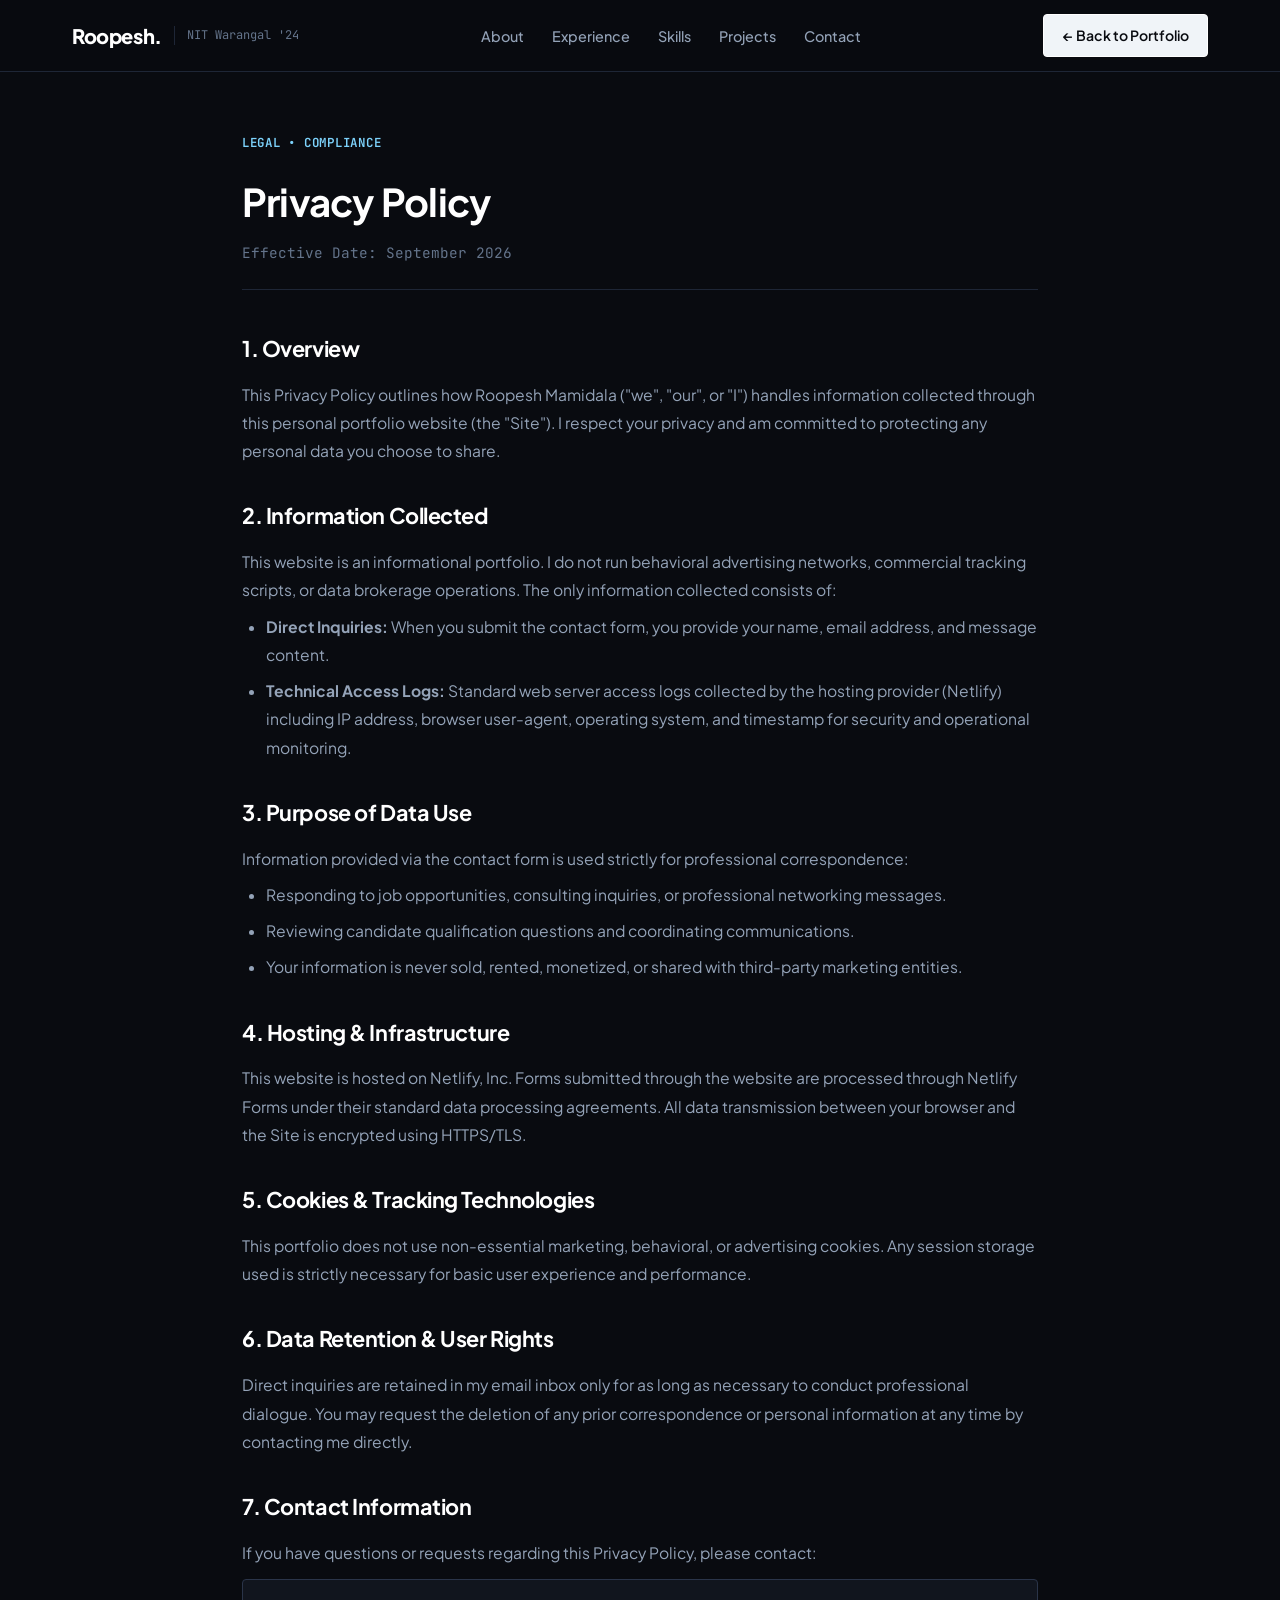
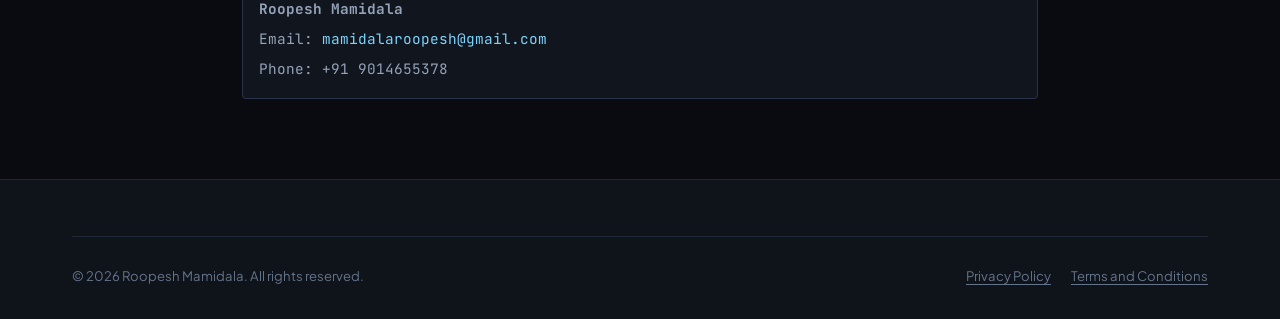
<file: privacy.html>
<!DOCTYPE html>
<html lang="en">
<head>
  <meta charset="UTF-8" />
  <meta name="viewport" content="width=device-width, initial-scale=1.0" />
  <title>Privacy Policy | Roopesh Mamidala</title>
  <meta name="description" content="Privacy Policy for the personal portfolio website of Roopesh Mamidala." />
  
  <!-- Favicon -->
  <link rel="icon" type="image/svg+xml" href="assets/favicon.svg" />

  <!-- Google Web Fonts -->
  <link rel="preconnect" href="https://fonts.googleapis.com" />
  <link rel="preconnect" href="https://fonts.gstatic.com" crossorigin />
  <link href="https://fonts.googleapis.com/css2?family=JetBrains+Mono:wght@400;500;600;700&family=Plus+Jakarta+Sans:wght@400;500;600;700;800&display=swap" rel="stylesheet" />

  <!-- Stylesheets -->
  <link rel="stylesheet" href="css/animations.css" />
  <link rel="stylesheet" href="css/style.css" />
</head>
<body>

  <!-- Header -->
  <header class="site-header">
    <div class="container nav-container">
      <a href="index.html" class="brand-logo" aria-label="Roopesh Mamidala Home">
        <span class="brand-name">Roopesh.</span>
        <span class="brand-meta">NIT Warangal '24</span>
      </a>

      <nav aria-label="Navigation">
        <ul class="nav-menu">
          <li><a href="index.html#about" class="nav-link">About</a></li>
          <li><a href="index.html#experience" class="nav-link">Experience</a></li>
          <li><a href="index.html#skills" class="nav-link">Skills</a></li>
          <li><a href="index.html#projects" class="nav-link">Projects</a></li>
          <li><a href="index.html#contact" class="nav-link">Contact</a></li>
        </ul>
      </nav>

      <div>
        <a href="index.html" class="nav-cta-btn">&larr; Back to Portfolio</a>
      </div>
    </div>
  </header>

  <main class="container" style="padding-top: 3.5rem; padding-bottom: 5rem; max-width: 860px;">
    <div style="margin-bottom: 2.5rem; border-bottom: 1px solid var(--border-subtle); padding-bottom: 1.5rem;">
      <span class="section-tag">Legal &bull; Compliance</span>
      <h1 style="font-size: 2.4rem; color: #ffffff; margin-top: 0.5rem; margin-bottom: 0.5rem;">Privacy Policy</h1>
      <p style="color: var(--text-muted); font-size: 0.9rem; font-family: var(--font-mono);">Effective Date: September 2026</p>
    </div>

    <article style="display: flex; flex-direction: column; gap: 2rem; color: var(--text-secondary); line-height: 1.8; font-size: 0.98rem;">
      <section>
        <h2 style="font-size: 1.35rem; color: #ffffff; margin-bottom: 0.75rem;">1. Overview</h2>
        <p>
          This Privacy Policy outlines how Roopesh Mamidala ("we", "our", or "I") handles information collected through this personal portfolio website (the "Site"). I respect your privacy and am committed to protecting any personal data you choose to share.
        </p>
      </section>

      <section>
        <h2 style="font-size: 1.35rem; color: #ffffff; margin-bottom: 0.75rem;">2. Information Collected</h2>
        <p>
          This website is an informational portfolio. I do not run behavioral advertising networks, commercial tracking scripts, or data brokerage operations. The only information collected consists of:
        </p>
        <ul style="padding-left: 1.5rem; margin-top: 0.5rem; display: flex; flex-direction: column; gap: 0.5rem;">
          <li><strong>Direct Inquiries:</strong> When you submit the contact form, you provide your name, email address, and message content.</li>
          <li><strong>Technical Access Logs:</strong> Standard web server access logs collected by the hosting provider (Netlify) including IP address, browser user-agent, operating system, and timestamp for security and operational monitoring.</li>
        </ul>
      </section>

      <section>
        <h2 style="font-size: 1.35rem; color: #ffffff; margin-bottom: 0.75rem;">3. Purpose of Data Use</h2>
        <p>
          Information provided via the contact form is used strictly for professional correspondence:
        </p>
        <ul style="padding-left: 1.5rem; margin-top: 0.5rem; display: flex; flex-direction: column; gap: 0.5rem;">
          <li>Responding to job opportunities, consulting inquiries, or professional networking messages.</li>
          <li>Reviewing candidate qualification questions and coordinating communications.</li>
          <li>Your information is never sold, rented, monetized, or shared with third-party marketing entities.</li>
        </ul>
      </section>

      <section>
        <h2 style="font-size: 1.35rem; color: #ffffff; margin-bottom: 0.75rem;">4. Hosting & Infrastructure</h2>
        <p>
          This website is hosted on Netlify, Inc. Forms submitted through the website are processed through Netlify Forms under their standard data processing agreements. All data transmission between your browser and the Site is encrypted using HTTPS/TLS.
        </p>
      </section>

      <section>
        <h2 style="font-size: 1.35rem; color: #ffffff; margin-bottom: 0.75rem;">5. Cookies & Tracking Technologies</h2>
        <p>
          This portfolio does not use non-essential marketing, behavioral, or advertising cookies. Any session storage used is strictly necessary for basic user experience and performance.
        </p>
      </section>

      <section>
        <h2 style="font-size: 1.35rem; color: #ffffff; margin-bottom: 0.75rem;">6. Data Retention & User Rights</h2>
        <p>
          Direct inquiries are retained in my email inbox only for as long as necessary to conduct professional dialogue. You may request the deletion of any prior correspondence or personal information at any time by contacting me directly.
        </p>
      </section>

      <section>
        <h2 style="font-size: 1.35rem; color: #ffffff; margin-bottom: 0.75rem;">7. Contact Information</h2>
        <p>
          If you have questions or requests regarding this Privacy Policy, please contact:
        </p>
        <div style="margin-top: 0.75rem; padding: 1rem; background: var(--bg-card); border: 1px solid var(--border-medium); border-radius: var(--radius-sm); font-family: var(--font-mono); font-size: 0.9rem;">
          <div><strong>Roopesh Mamidala</strong></div>
          <div style="margin-top: 0.25rem;">Email: <a href="mailto:mamidalaroopesh@gmail.com" style="color: var(--text-code);">mamidalaroopesh@gmail.com</a></div>
          <div style="margin-top: 0.25rem;">Phone: +91 9014655378</div>
        </div>
      </section>
    </article>
  </main>

  <!-- Footer -->
  <footer class="site-footer">
    <div class="container">
      <div class="footer-bottom">
        <div>&copy; 2026 Roopesh Mamidala. All rights reserved.</div>
        <div class="footer-legal-links">
          <a href="privacy.html">Privacy Policy</a>
          <a href="terms.html">Terms and Conditions</a>
        </div>
      </div>
    </div>
  </footer>

</body>
</html>
</file>
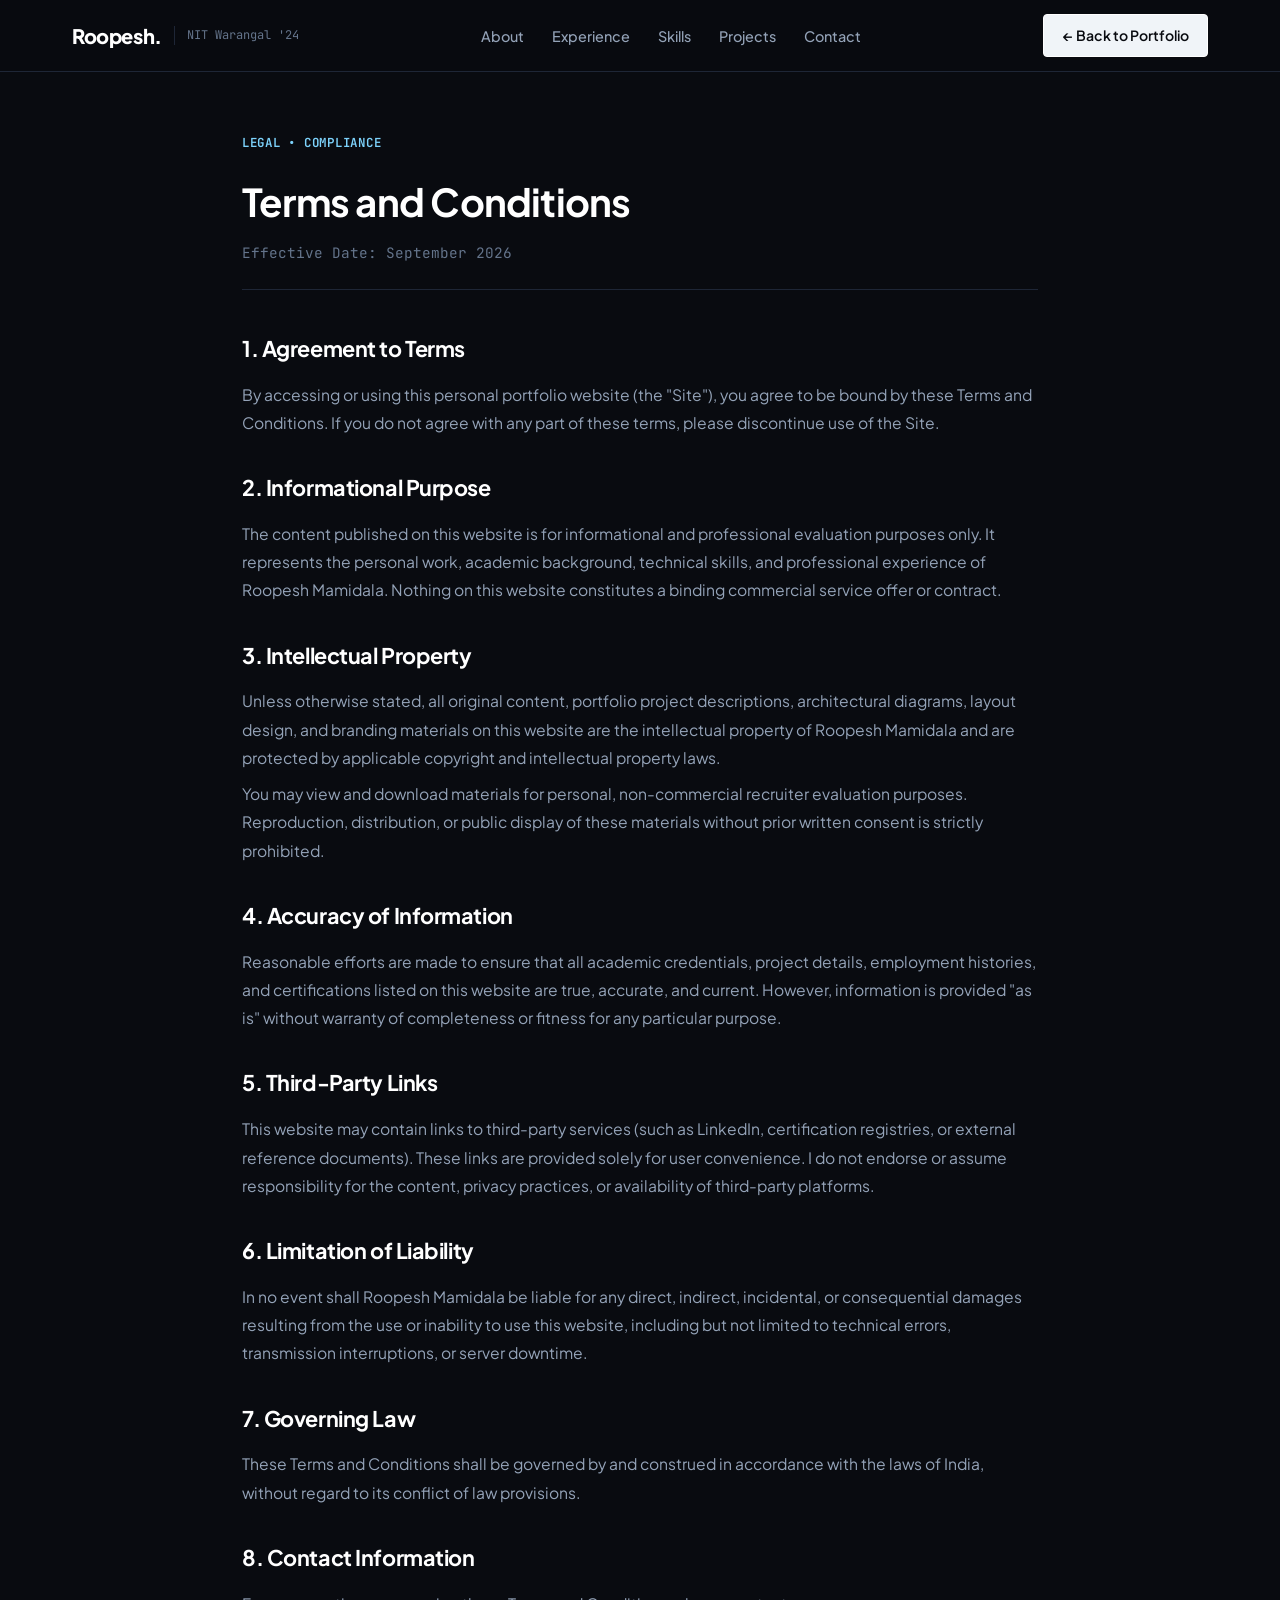
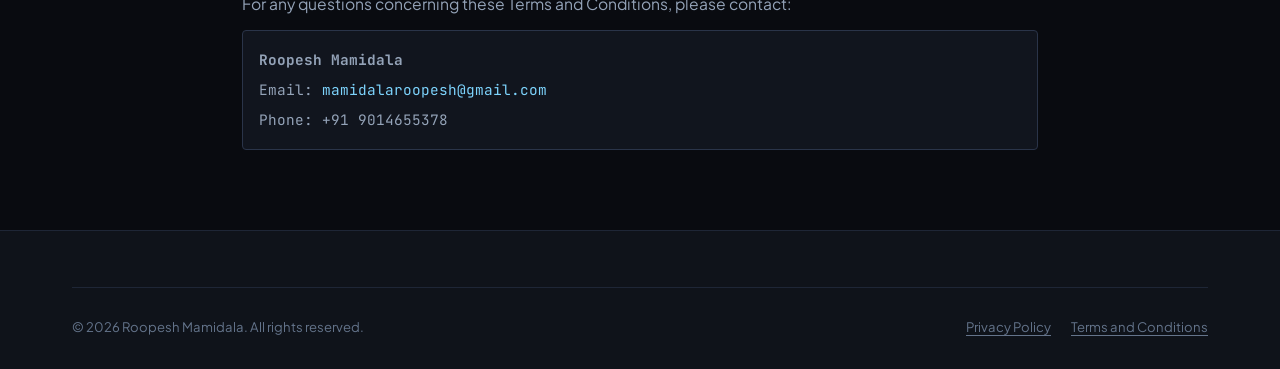
<file: terms.html>
<!DOCTYPE html>
<html lang="en">
<head>
  <meta charset="UTF-8" />
  <meta name="viewport" content="width=device-width, initial-scale=1.0" />
  <title>Terms and Conditions | Roopesh Mamidala</title>
  <meta name="description" content="Terms and Conditions for the personal portfolio website of Roopesh Mamidala." />
  
  <!-- Favicon -->
  <link rel="icon" type="image/svg+xml" href="assets/favicon.svg" />

  <!-- Google Web Fonts -->
  <link rel="preconnect" href="https://fonts.googleapis.com" />
  <link rel="preconnect" href="https://fonts.gstatic.com" crossorigin />
  <link href="https://fonts.googleapis.com/css2?family=JetBrains+Mono:wght@400;500;600;700&family=Plus+Jakarta+Sans:wght@400;500;600;700;800&display=swap" rel="stylesheet" />

  <!-- Stylesheets -->
  <link rel="stylesheet" href="css/animations.css" />
  <link rel="stylesheet" href="css/style.css" />
</head>
<body>

  <!-- Header -->
  <header class="site-header">
    <div class="container nav-container">
      <a href="index.html" class="brand-logo" aria-label="Roopesh Mamidala Home">
        <span class="brand-name">Roopesh.</span>
        <span class="brand-meta">NIT Warangal '24</span>
      </a>

      <nav aria-label="Navigation">
        <ul class="nav-menu">
          <li><a href="index.html#about" class="nav-link">About</a></li>
          <li><a href="index.html#experience" class="nav-link">Experience</a></li>
          <li><a href="index.html#skills" class="nav-link">Skills</a></li>
          <li><a href="index.html#projects" class="nav-link">Projects</a></li>
          <li><a href="index.html#contact" class="nav-link">Contact</a></li>
        </ul>
      </nav>

      <div>
        <a href="index.html" class="nav-cta-btn">&larr; Back to Portfolio</a>
      </div>
    </div>
  </header>

  <main class="container" style="padding-top: 3.5rem; padding-bottom: 5rem; max-width: 860px;">
    <div style="margin-bottom: 2.5rem; border-bottom: 1px solid var(--border-subtle); padding-bottom: 1.5rem;">
      <span class="section-tag">Legal &bull; Compliance</span>
      <h1 style="font-size: 2.4rem; color: #ffffff; margin-top: 0.5rem; margin-bottom: 0.5rem;">Terms and Conditions</h1>
      <p style="color: var(--text-muted); font-size: 0.9rem; font-family: var(--font-mono);">Effective Date: September 2026</p>
    </div>

    <article style="display: flex; flex-direction: column; gap: 2rem; color: var(--text-secondary); line-height: 1.8; font-size: 0.98rem;">
      <section>
        <h2 style="font-size: 1.35rem; color: #ffffff; margin-bottom: 0.75rem;">1. Agreement to Terms</h2>
        <p>
          By accessing or using this personal portfolio website (the "Site"), you agree to be bound by these Terms and Conditions. If you do not agree with any part of these terms, please discontinue use of the Site.
        </p>
      </section>

      <section>
        <h2 style="font-size: 1.35rem; color: #ffffff; margin-bottom: 0.75rem;">2. Informational Purpose</h2>
        <p>
          The content published on this website is for informational and professional evaluation purposes only. It represents the personal work, academic background, technical skills, and professional experience of Roopesh Mamidala. Nothing on this website constitutes a binding commercial service offer or contract.
        </p>
      </section>

      <section>
        <h2 style="font-size: 1.35rem; color: #ffffff; margin-bottom: 0.75rem;">3. Intellectual Property</h2>
        <p>
          Unless otherwise stated, all original content, portfolio project descriptions, architectural diagrams, layout design, and branding materials on this website are the intellectual property of Roopesh Mamidala and are protected by applicable copyright and intellectual property laws.
        </p>
        <p style="margin-top: 0.5rem;">
          You may view and download materials for personal, non-commercial recruiter evaluation purposes. Reproduction, distribution, or public display of these materials without prior written consent is strictly prohibited.
        </p>
      </section>

      <section>
        <h2 style="font-size: 1.35rem; color: #ffffff; margin-bottom: 0.75rem;">4. Accuracy of Information</h2>
        <p>
          Reasonable efforts are made to ensure that all academic credentials, project details, employment histories, and certifications listed on this website are true, accurate, and current. However, information is provided "as is" without warranty of completeness or fitness for any particular purpose.
        </p>
      </section>

      <section>
        <h2 style="font-size: 1.35rem; color: #ffffff; margin-bottom: 0.75rem;">5. Third-Party Links</h2>
        <p>
          This website may contain links to third-party services (such as LinkedIn, certification registries, or external reference documents). These links are provided solely for user convenience. I do not endorse or assume responsibility for the content, privacy practices, or availability of third-party platforms.
        </p>
      </section>

      <section>
        <h2 style="font-size: 1.35rem; color: #ffffff; margin-bottom: 0.75rem;">6. Limitation of Liability</h2>
        <p>
          In no event shall Roopesh Mamidala be liable for any direct, indirect, incidental, or consequential damages resulting from the use or inability to use this website, including but not limited to technical errors, transmission interruptions, or server downtime.
        </p>
      </section>

      <section>
        <h2 style="font-size: 1.35rem; color: #ffffff; margin-bottom: 0.75rem;">7. Governing Law</h2>
        <p>
          These Terms and Conditions shall be governed by and construed in accordance with the laws of India, without regard to its conflict of law provisions.
        </p>
      </section>

      <section>
        <h2 style="font-size: 1.35rem; color: #ffffff; margin-bottom: 0.75rem;">8. Contact Information</h2>
        <p>
          For any questions concerning these Terms and Conditions, please contact:
        </p>
        <div style="margin-top: 0.75rem; padding: 1rem; background: var(--bg-card); border: 1px solid var(--border-medium); border-radius: var(--radius-sm); font-family: var(--font-mono); font-size: 0.9rem;">
          <div><strong>Roopesh Mamidala</strong></div>
          <div style="margin-top: 0.25rem;">Email: <a href="mailto:mamidalaroopesh@gmail.com" style="color: var(--text-code);">mamidalaroopesh@gmail.com</a></div>
          <div style="margin-top: 0.25rem;">Phone: +91 9014655378</div>
        </div>
      </section>
    </article>
  </main>

  <!-- Footer -->
  <footer class="site-footer">
    <div class="container">
      <div class="footer-bottom">
        <div>&copy; 2026 Roopesh Mamidala. All rights reserved.</div>
        <div class="footer-legal-links">
          <a href="privacy.html">Privacy Policy</a>
          <a href="terms.html">Terms and Conditions</a>
        </div>
      </div>
    </div>
  </footer>

</body>
</html>
</file>
<file: css/animations.css>
/* ==========================================================================
   Minimal Clean Utility Transitions
   No over-the-top floating, pulsing, or distracting animations
   ========================================================================== */

/* Fast, subtle transitions for hover states */
.transition-fast {
  transition: background-color 0.15s ease, border-color 0.15s ease, color 0.15s ease;
}

/* Subtle status indicator */
.status-indicator {
  display: inline-block;
  width: 7px;
  height: 7px;
  background-color: #2ea043;
  border-radius: 50%;
  margin-right: 6px;
  vertical-align: middle;
}

.status-indicator-muted {
  display: inline-block;
  width: 7px;
  height: 7px;
  background-color: #d29922;
  border-radius: 50%;
  margin-right: 6px;
  vertical-align: middle;
}

/* Accessible, instantaneous reveal without delayed scroll jumps */
.reveal-on-scroll {
  opacity: 1;
  transform: none;
}
</file>
<file: css/style.css>
/* ==========================================================================
   Roopesh Mamidala - Professional Portfolio Stylesheet
   Design System: Sober, Technical, Structured Dark Theme
   No purple gradients, no pill buttons, no cursor animation, no gimmick effects
   ========================================================================== */

:root {
  /* Sober Technical Charcoal & Slate Palette */
  --bg-primary: #090b10;
  --bg-secondary: #0f131a;
  --bg-tertiary: #151b24;
  --bg-card: #11151e;
  --bg-card-hover: #161c28;

  --border-subtle: #1e2636;
  --border-medium: #2a3449;
  --border-accent: #2563eb;

  --text-primary: #f0f4f8;
  --text-secondary: #94a3b8;
  --text-muted: #64748b;
  --text-accent: #38bdf8;
  --text-code: #7dd3fc;

  /* Restrained, Crisp Accents (Cool Blue & Technical Muted Amber) */
  --accent-blue: #2563eb;
  --accent-cyan: #0284c7;
  --accent-amber: #d97706;
  --accent-green: #16a34a;

  /* Typography */
  --font-display: 'Plus Jakarta Sans', -apple-system, BlinkMacSystemFont, 'Segoe UI', Roboto, sans-serif;
  --font-body: 'Plus Jakarta Sans', -apple-system, BlinkMacSystemFont, 'Segoe UI', Roboto, sans-serif;
  --font-mono: 'JetBrains Mono', monospace;

  /* Structured Rectangular Geometry - No Pill Shapes */
  --radius-xs: 2px;
  --radius-sm: 4px;
  --radius-md: 6px;
  --radius-lg: 8px;

  --shadow-subtle: 0 4px 12px rgba(0, 0, 0, 0.4);
  --shadow-card: 0 10px 24px rgba(0, 0, 0, 0.5);

  --nav-height: 72px;
}

/* Base Resets */
*, *::before, *::after {
  box-sizing: border-box;
  margin: 0;
  padding: 0;
}

html {
  scroll-behavior: smooth;
  color-scheme: dark;
  font-size: 16px;
}

body {
  background-color: var(--bg-primary);
  color: var(--text-primary);
  font-family: var(--font-body);
  line-height: 1.65;
  overflow-x: hidden;
  -webkit-font-smoothing: antialiased;
}

/* Layout Container */
.container {
  max-width: 1200px;
  margin: 0 auto;
  padding: 0 2rem;
}

/* Typography Hierarchy */
h1, h2, h3, h4, h5 {
  font-family: var(--font-display);
  font-weight: 700;
  color: var(--text-primary);
  letter-spacing: -0.02em;
}

.mono-tag {
  font-family: var(--font-mono);
  font-size: 0.8rem;
  letter-spacing: 0.04em;
  text-transform: uppercase;
}

a {
  color: inherit;
  text-decoration: none;
  transition: color 0.15s ease, border-color 0.15s ease;
}

/* ==========================================================================
   Navigation Bar (Strict, Minimal, Architectural)
   ========================================================================== */
.site-header {
  position: sticky;
  top: 0;
  width: 100%;
  height: var(--nav-height);
  z-index: 100;
  display: flex;
  align-items: center;
  background: rgba(9, 11, 16, 0.95);
  border-bottom: 1px solid var(--border-subtle);
  backdrop-filter: blur(12px);
}

.site-header.scrolled {
  background: #090b10;
  border-bottom: 1px solid var(--border-medium);
  box-shadow: 0 4px 16px rgba(0, 0, 0, 0.6);
}

.nav-container {
  display: flex;
  align-items: center;
  justify-content: space-between;
  width: 100%;
}

.brand-logo {
  display: flex;
  align-items: center;
  gap: 0.75rem;
}

.brand-name {
  font-family: var(--font-display);
  font-size: 1.25rem;
  font-weight: 800;
  letter-spacing: -0.02em;
  color: #ffffff;
}

.brand-meta {
  font-family: var(--font-mono);
  font-size: 0.75rem;
  color: var(--text-muted);
  border-left: 1px solid var(--border-subtle);
  padding-left: 0.75rem;
}

.nav-menu {
  display: flex;
  align-items: center;
  list-style: none;
  gap: 1.75rem;
}

.nav-link {
  font-size: 0.9rem;
  font-weight: 500;
  color: var(--text-secondary);
  padding: 0.35rem 0;
  position: relative;
}

.nav-link:hover, .nav-link.active {
  color: #ffffff;
}

.nav-link.active::after {
  content: '';
  position: absolute;
  bottom: -4px;
  left: 0;
  width: 100%;
  height: 2px;
  background: var(--accent-blue);
  border-radius: 0;
}

/* Sharp Rectangular Button - No Pill */
.nav-cta-btn {
  display: inline-flex;
  align-items: center;
  gap: 0.5rem;
  padding: 0.55rem 1.15rem;
  border-radius: var(--radius-sm);
  background: #f0f4f8;
  color: #090b10;
  font-weight: 600;
  font-size: 0.88rem;
  border: 1px solid #ffffff;
  transition: background-color 0.15s ease, color 0.15s ease;
}

.nav-cta-btn:hover {
  background: #ffffff;
  color: #000000;
}

.mobile-toggle-btn {
  display: none;
  background: transparent;
  border: 1px solid var(--border-subtle);
  color: var(--text-primary);
  padding: 0.45rem 0.65rem;
  border-radius: var(--radius-sm);
  cursor: pointer;
  font-size: 1.1rem;
}

.mobile-drawer {
  display: none;
  position: fixed;
  top: var(--nav-height);
  left: 0;
  width: 100%;
  background: #0f131a;
  border-bottom: 1px solid var(--border-medium);
  padding: 1.5rem 2rem;
  z-index: 99;
  flex-direction: column;
  gap: 1rem;
}

.mobile-drawer.is-open {
  display: flex;
}

.mobile-drawer .nav-link {
  font-size: 1rem;
  padding: 0.4rem 0;
  border-bottom: 1px solid var(--border-subtle);
}

/* ==========================================================================
   Hero Section (Direct, Factual, Professional)
   ========================================================================== */
.hero-section {
  padding: 4.5rem 0 4.5rem;
  border-bottom: 1px solid var(--border-subtle);
}

.hero-grid {
  display: grid;
  grid-template-columns: 1.25fr 1fr;
  align-items: center;
  gap: 3.5rem;
}

.hero-content {
  display: flex;
  flex-direction: column;
  align-items: flex-start;
}

.hero-kicker-tag {
  display: inline-flex;
  align-items: center;
  gap: 0.5rem;
  padding: 0.3rem 0.65rem;
  border-radius: var(--radius-sm);
  background: var(--bg-tertiary);
  border: 1px solid var(--border-medium);
  font-family: var(--font-mono);
  font-size: 0.8rem;
  font-weight: 600;
  color: var(--text-code);
  margin-bottom: 1.5rem;
}

.hero-main-title {
  font-size: clamp(2.4rem, 4.5vw, 3.8rem);
  font-weight: 800;
  line-height: 1.1;
  color: #ffffff;
  margin-bottom: 0.85rem;
  letter-spacing: -0.03em;
}

.hero-subtitle {
  font-size: 1.2rem;
  font-weight: 600;
  color: var(--text-secondary);
  margin-bottom: 1.25rem;
}

.hero-bio-lead {
  font-size: 1.05rem;
  color: var(--text-secondary);
  line-height: 1.75;
  max-width: 580px;
  margin-bottom: 2rem;
}

.hero-cta-group {
  display: flex;
  align-items: center;
  flex-wrap: wrap;
  gap: 0.75rem;
}

/* Strict Rectangular Buttons */
.btn-primary {
  display: inline-flex;
  align-items: center;
  gap: 0.5rem;
  padding: 0.75rem 1.4rem;
  border-radius: var(--radius-sm);
  background: #f0f4f8;
  color: #090b10;
  font-weight: 700;
  font-size: 0.92rem;
  border: 1px solid #ffffff;
  transition: background-color 0.15s ease;
}

.btn-primary:hover {
  background: #ffffff;
}

.btn-secondary {
  display: inline-flex;
  align-items: center;
  gap: 0.5rem;
  padding: 0.75rem 1.4rem;
  border-radius: var(--radius-sm);
  background: var(--bg-card);
  border: 1px solid var(--border-medium);
  color: var(--text-primary);
  font-weight: 600;
  font-size: 0.92rem;
  transition: background-color 0.15s ease, border-color 0.15s ease;
}

.btn-secondary:hover {
  background: var(--bg-card-hover);
  border-color: #4b5563;
}

.btn-subtle {
  display: inline-flex;
  align-items: center;
  gap: 0.4rem;
  color: var(--text-secondary);
  font-weight: 600;
  font-size: 0.92rem;
  padding: 0.75rem 1rem;
}

.btn-subtle:hover {
  color: #ffffff;
}

/* Real Portrait Framing - No Neon Aura */
.hero-visual-container {
  display: flex;
  justify-content: center;
  align-items: center;
}

.hero-portrait-frame {
  width: 100%;
  max-width: 380px;
  background: var(--bg-card);
  border: 1px solid var(--border-medium);
  border-radius: var(--radius-md);
  padding: 8px;
  box-shadow: var(--shadow-card);
}

.hero-portrait-img {
  width: 100%;
  height: auto;
  aspect-ratio: 1 / 1.1;
  object-fit: cover;
  object-position: top center;
  border-radius: var(--radius-sm);
  display: block;
}

.hero-portrait-caption {
  padding: 0.75rem 0.5rem 0.25rem;
  font-size: 0.8rem;
  color: var(--text-muted);
  font-family: var(--font-mono);
  display: flex;
  justify-content: space-between;
  align-items: center;
  border-top: 1px solid var(--border-subtle);
  margin-top: 8px;
}

/* ==========================================================================
   Key Credentials Banner (Structured, Understated, Fact-Based)
   ========================================================================== */
.credentials-banner {
  background: var(--bg-secondary);
  border-bottom: 1px solid var(--border-subtle);
  padding: 1.75rem 0;
}

.credentials-grid {
  display: grid;
  grid-template-columns: repeat(3, 1fr);
  gap: 2rem;
}

.credential-item {
  border-left: 2px solid var(--border-medium);
  padding-left: 1.25rem;
}

.credential-item:hover {
  border-left-color: var(--accent-blue);
}

.credential-label {
  font-family: var(--font-mono);
  font-size: 0.75rem;
  color: var(--text-muted);
  text-transform: uppercase;
  letter-spacing: 0.05em;
  margin-bottom: 0.25rem;
}

.credential-title {
  font-size: 1.05rem;
  font-weight: 700;
  color: #ffffff;
}

.credential-sub {
  font-size: 0.85rem;
  color: var(--text-secondary);
}

/* ==========================================================================
   Section Layouts
   ========================================================================== */
.section-wrapper {
  padding: 4.5rem 0;
  border-bottom: 1px solid var(--border-subtle);
}

.section-header {
  margin-bottom: 3rem;
}

.section-tag {
  display: inline-block;
  font-family: var(--font-mono);
  font-size: 0.78rem;
  font-weight: 600;
  color: var(--text-code);
  text-transform: uppercase;
  letter-spacing: 0.06em;
  margin-bottom: 0.5rem;
}

.section-title {
  font-size: clamp(1.8rem, 3vw, 2.5rem);
  font-weight: 800;
  color: #ffffff;
  letter-spacing: -0.02em;
}

.section-subtitle {
  font-size: 1.02rem;
  color: var(--text-secondary);
  max-width: 650px;
  margin-top: 0.5rem;
  line-height: 1.7;
}

/* ==========================================================================
   About Section
   ========================================================================== */
.about-grid {
  display: grid;
  grid-template-columns: 1.2fr 1fr;
  gap: 3.5rem;
  align-items: start;
}

.about-narrative {
  display: flex;
  flex-direction: column;
  gap: 1.25rem;
}

.narrative-lead {
  font-size: 1.15rem;
  font-weight: 600;
  color: #ffffff;
  line-height: 1.7;
}

.narrative-text {
  font-size: 0.98rem;
  color: var(--text-secondary);
  line-height: 1.75;
}

.academic-badge {
  display: flex;
  align-items: flex-start;
  gap: 1.25rem;
  padding: 1.25rem;
  background: var(--bg-card);
  border: 1px solid var(--border-medium);
  border-radius: var(--radius-md);
  margin-top: 0.5rem;
}

.academic-badge .icon-box {
  width: 40px;
  height: 40px;
  border-radius: var(--radius-sm);
  background: var(--bg-tertiary);
  border: 1px solid var(--border-medium);
  color: var(--text-primary);
  display: flex;
  align-items: center;
  justify-content: center;
  font-weight: 700;
  font-family: var(--font-mono);
  font-size: 0.85rem;
  flex-shrink: 0;
}

.academic-badge-info h4 {
  font-size: 1rem;
  color: #ffffff;
  margin-bottom: 0.2rem;
}

.academic-badge-info p {
  font-size: 0.85rem;
  color: var(--text-secondary);
}

.about-pillars-grid {
  display: grid;
  grid-template-columns: 1fr;
  gap: 1rem;
}

.pillar-card {
  background: var(--bg-card);
  border: 1px solid var(--border-subtle);
  border-radius: var(--radius-md);
  padding: 1.5rem;
  transition: border-color 0.15s ease, background-color 0.15s ease;
}

.pillar-card:hover {
  border-color: var(--border-medium);
  background: var(--bg-card-hover);
}

.pillar-header {
  display: flex;
  align-items: center;
  gap: 0.75rem;
  margin-bottom: 0.5rem;
}

.pillar-index {
  font-family: var(--font-mono);
  font-size: 0.8rem;
  font-weight: 700;
  color: var(--text-code);
}

.pillar-title {
  font-size: 1.05rem;
  font-weight: 700;
  color: #ffffff;
}

.pillar-desc {
  font-size: 0.88rem;
  color: var(--text-secondary);
  line-height: 1.6;
}

/* ==========================================================================
   Experience Section (Structured Vertical Timeline)
   ========================================================================== */
.experience-timeline {
  position: relative;
  padding-left: 2rem;
}

.experience-timeline::before {
  content: '';
  position: absolute;
  top: 10px;
  bottom: 10px;
  left: 6px;
  width: 2px;
  background: var(--border-medium);
}

.timeline-card {
  position: relative;
  background: var(--bg-card);
  border: 1px solid var(--border-subtle);
  border-radius: var(--radius-md);
  padding: 2rem;
  margin-bottom: 2rem;
  transition: border-color 0.15s ease;
}

.timeline-card:hover {
  border-color: var(--border-medium);
}

.timeline-node {
  position: absolute;
  top: 2.2rem;
  left: -2rem;
  transform: translateX(-50%);
  width: 14px;
  height: 14px;
  border-radius: var(--radius-xs);
  background: var(--bg-primary);
  border: 2px solid var(--accent-blue);
  z-index: 2;
}

.timeline-header {
  display: flex;
  justify-content: space-between;
  align-items: flex-start;
  flex-wrap: wrap;
  gap: 1rem;
  margin-bottom: 1rem;
}

.timeline-role-info h3 {
  font-size: 1.35rem;
  font-weight: 800;
  color: #ffffff;
}

.timeline-company {
  font-size: 1rem;
  font-weight: 600;
  color: var(--text-code);
  margin-top: 0.15rem;
}

.timeline-meta {
  display: flex;
  flex-direction: column;
  align-items: flex-end;
}

.timeline-date {
  font-family: var(--font-mono);
  font-size: 0.85rem;
  font-weight: 600;
  color: var(--text-primary);
  background: var(--bg-tertiary);
  border: 1px solid var(--border-subtle);
  padding: 0.25rem 0.65rem;
  border-radius: var(--radius-xs);
}

.timeline-location {
  font-size: 0.8rem;
  color: var(--text-muted);
  margin-top: 0.25rem;
}

.timeline-highlight-box {
  background: var(--bg-tertiary);
  border-left: 3px solid var(--accent-blue);
  padding: 0.85rem 1.15rem;
  border-radius: 0 var(--radius-xs) var(--radius-xs) 0;
  margin-bottom: 1.25rem;
  font-size: 0.95rem;
  color: var(--text-primary);
}

.timeline-bullets {
  list-style: none;
  display: flex;
  flex-direction: column;
  gap: 0.65rem;
}

.timeline-bullets li {
  position: relative;
  padding-left: 1.25rem;
  font-size: 0.92rem;
  color: var(--text-secondary);
  line-height: 1.65;
}

.timeline-bullets li::before {
  content: '-';
  position: absolute;
  left: 0;
  color: var(--text-muted);
  font-weight: bold;
}

.timeline-tag-row {
  display: flex;
  flex-wrap: wrap;
  gap: 0.4rem;
  margin-top: 1.5rem;
  padding-top: 1rem;
  border-top: 1px solid var(--border-subtle);
}

/* Sharp Rectangular Tag - No Pill */
.tag-badge {
  font-family: var(--font-mono);
  font-size: 0.75rem;
  padding: 0.25rem 0.6rem;
  background: var(--bg-tertiary);
  color: var(--text-secondary);
  border-radius: var(--radius-xs);
  border: 1px solid var(--border-subtle);
}

.tag-badge:hover {
  color: #ffffff;
  border-color: var(--border-medium);
}

/* ==========================================================================
   Skills Section (Structured Technical Grid)
   ========================================================================== */
.filter-tabs {
  display: flex;
  align-items: center;
  flex-wrap: wrap;
  gap: 0.5rem;
  margin-bottom: 2rem;
}

.filter-btn {
  padding: 0.55rem 1rem;
  background: var(--bg-card);
  border: 1px solid var(--border-subtle);
  border-radius: var(--radius-sm);
  color: var(--text-secondary);
  font-size: 0.85rem;
  font-weight: 600;
  cursor: pointer;
  transition: all 0.15s ease;
}

.filter-btn:hover {
  color: #ffffff;
  border-color: var(--border-medium);
}

.filter-btn.active {
  background: #f0f4f8;
  color: #090b10;
  border-color: #ffffff;
}

.skills-grid {
  display: grid;
  grid-template-columns: repeat(auto-fit, minmax(340px, 1fr));
  gap: 1.5rem;
}

.skill-category-card {
  background: var(--bg-card);
  border: 1px solid var(--border-subtle);
  border-radius: var(--radius-md);
  padding: 1.75rem;
  transition: border-color 0.15s ease;
}

.skill-category-card:hover {
  border-color: var(--border-medium);
}

.category-card-header {
  display: flex;
  align-items: center;
  justify-content: space-between;
  margin-bottom: 1.25rem;
  padding-bottom: 0.75rem;
  border-bottom: 1px solid var(--border-subtle);
}

.category-card-header h4 {
  font-size: 1.05rem;
  color: #ffffff;
}

.category-card-code {
  font-family: var(--font-mono);
  font-size: 0.75rem;
  color: var(--text-muted);
}

.category-skill-items {
  display: flex;
  flex-wrap: wrap;
  gap: 0.5rem;
}

/* Rectangular Skill Chip - No Pill */
.skill-chip {
  display: inline-flex;
  align-items: center;
  padding: 0.45rem 0.8rem;
  background: var(--bg-tertiary);
  border: 1px solid var(--border-subtle);
  border-radius: var(--radius-xs);
  font-size: 0.85rem;
  color: #e2e8f0;
}

.skill-chip.featured {
  border-color: #3b82f6;
  background: rgba(37, 99, 235, 0.1);
  color: #93c5fd;
}

/* ==========================================================================
   Projects Section
   ========================================================================== */
.projects-grid {
  display: grid;
  grid-template-columns: repeat(2, 1fr);
  gap: 2rem;
}

.project-card {
  background: var(--bg-card);
  border: 1px solid var(--border-subtle);
  border-radius: var(--radius-md);
  overflow: hidden;
  display: flex;
  flex-direction: column;
  cursor: pointer;
  transition: border-color 0.15s ease;
}

.project-card:hover {
  border-color: var(--border-medium);
}

.project-thumbnail-wrapper {
  position: relative;
  width: 100%;
  height: 200px;
  background: var(--bg-primary);
  border-bottom: 1px solid var(--border-subtle);
  overflow: hidden;
}

.project-thumbnail-wrapper img {
  width: 100%;
  height: 100%;
  object-fit: cover;
  display: block;
}

/* Sharp Rectangular Status Badge */
.project-status-badge {
  position: absolute;
  top: 0.85rem;
  right: 0.85rem;
  padding: 0.25rem 0.65rem;
  border-radius: var(--radius-xs);
  font-family: var(--font-mono);
  font-size: 0.72rem;
  font-weight: 700;
  letter-spacing: 0.05em;
  background: #090b10;
  border: 1px solid var(--border-medium);
  color: var(--text-primary);
}

.project-status-badge.in-progress {
  border-color: var(--accent-amber);
  color: #fbbf24;
}

.project-content {
  padding: 1.75rem;
  display: flex;
  flex-direction: column;
  flex-grow: 1;
}

.project-category-meta {
  font-family: var(--font-mono);
  font-size: 0.75rem;
  color: var(--text-code);
  text-transform: uppercase;
  margin-bottom: 0.4rem;
}

.project-title {
  font-size: 1.3rem;
  font-weight: 700;
  color: #ffffff;
  line-height: 1.25;
  margin-bottom: 0.65rem;
}

.project-desc {
  font-size: 0.9rem;
  color: var(--text-secondary);
  line-height: 1.6;
  margin-bottom: 1.25rem;
  flex-grow: 1;
}

.project-tech-tags {
  display: flex;
  flex-wrap: wrap;
  gap: 0.4rem;
  margin-bottom: 1.25rem;
}

.project-action-link {
  display: inline-flex;
  align-items: center;
  gap: 0.4rem;
  font-size: 0.88rem;
  font-weight: 700;
  color: var(--text-primary);
}

.project-card:hover .project-action-link {
  color: var(--text-code);
}

/* ==========================================================================
   Certifications Section
   ========================================================================== */
.certifications-grid {
  display: grid;
  grid-template-columns: repeat(auto-fit, minmax(280px, 1fr));
  gap: 1.5rem;
}

.cert-card {
  background: var(--bg-card);
  border: 1px solid var(--border-subtle);
  border-radius: var(--radius-md);
  padding: 1.75rem;
  display: flex;
  flex-direction: column;
  transition: border-color 0.15s ease;
}

.cert-card:hover {
  border-color: var(--border-medium);
}

.cert-issuer-badge {
  display: flex;
  align-items: center;
  justify-content: space-between;
  margin-bottom: 1rem;
}

.cert-code {
  font-family: var(--font-mono);
  font-size: 0.75rem;
  color: var(--text-code);
  font-weight: 600;
}

.cert-date {
  font-family: var(--font-mono);
  font-size: 0.78rem;
  color: var(--text-muted);
}

.cert-title {
  font-size: 1.1rem;
  font-weight: 700;
  color: #ffffff;
  margin-bottom: 0.3rem;
  line-height: 1.35;
}

.cert-issuer {
  font-size: 0.88rem;
  font-weight: 600;
  color: var(--text-secondary);
  margin-bottom: 0.85rem;
}

.cert-desc {
  font-size: 0.85rem;
  color: var(--text-secondary);
  line-height: 1.55;
  margin-bottom: 1.25rem;
  flex-grow: 1;
}

.cert-tags {
  display: flex;
  flex-wrap: wrap;
  gap: 0.35rem;
  padding-top: 0.85rem;
  border-top: 1px solid var(--border-subtle);
}

/* ==========================================================================
   Capabilities Section (Strict 8-Point Matrix)
   ========================================================================== */
.capabilities-grid {
  display: grid;
  grid-template-columns: repeat(4, 1fr);
  gap: 1.25rem;
}

.capability-card {
  background: var(--bg-card);
  border: 1px solid var(--border-subtle);
  border-radius: var(--radius-md);
  padding: 1.5rem;
  display: flex;
  flex-direction: column;
  transition: border-color 0.15s ease;
}

.capability-card:hover {
  border-color: var(--border-medium);
}

.capability-index {
  font-family: var(--font-mono);
  font-size: 0.8rem;
  font-weight: 700;
  color: var(--text-code);
  margin-bottom: 0.85rem;
}

.capability-title {
  font-size: 1.02rem;
  font-weight: 700;
  color: #ffffff;
  margin-bottom: 0.45rem;
  line-height: 1.35;
}

.capability-desc {
  font-size: 0.85rem;
  color: var(--text-secondary);
  line-height: 1.55;
}

/* ==========================================================================
   AI & Systems Architecture Focus
   ========================================================================== */
.ai-focus-wrapper {
  background: var(--bg-secondary);
  border: 1px solid var(--border-subtle);
  border-radius: var(--radius-md);
  padding: 3rem;
}

.ai-focus-grid {
  display: grid;
  grid-template-columns: 1fr 1fr;
  gap: 3.5rem;
  align-items: center;
}

.ai-focus-content h3 {
  font-size: 2rem;
  font-weight: 800;
  color: #ffffff;
  margin-bottom: 1rem;
  line-height: 1.2;
}

.ai-focus-lead {
  font-size: 1.05rem;
  color: var(--text-primary);
  line-height: 1.7;
  margin-bottom: 1.25rem;
}

.ai-focus-text {
  font-size: 0.92rem;
  color: var(--text-secondary);
  line-height: 1.7;
  margin-bottom: 1.5rem;
}

.ai-pipeline-diagram {
  background: var(--bg-primary);
  border: 1px solid var(--border-medium);
  border-radius: var(--radius-md);
  padding: 1.75rem;
}

.diagram-step {
  display: flex;
  align-items: flex-start;
  gap: 1rem;
  margin-bottom: 1.25rem;
}

.diagram-step:last-child {
  margin-bottom: 0;
}

.step-num {
  width: 28px;
  height: 28px;
  border-radius: var(--radius-xs);
  background: var(--bg-tertiary);
  border: 1px solid var(--border-medium);
  color: var(--text-primary);
  display: flex;
  align-items: center;
  justify-content: center;
  font-family: var(--font-mono);
  font-size: 0.8rem;
  font-weight: bold;
  flex-shrink: 0;
}

.step-details h5 {
  font-size: 0.95rem;
  color: #ffffff;
  margin-bottom: 0.15rem;
}

.step-details p {
  font-size: 0.82rem;
  color: var(--text-secondary);
  line-height: 1.5;
}

/* ==========================================================================
   Contact Section
   ========================================================================== */
.contact-card-main {
  background: var(--bg-card);
  border: 1px solid var(--border-subtle);
  border-radius: var(--radius-md);
  padding: 3.5rem;
}

.contact-grid {
  display: grid;
  grid-template-columns: 1fr 1fr;
  gap: 3.5rem;
}

.contact-lead-box h3 {
  font-size: 2.2rem;
  font-weight: 800;
  color: #ffffff;
  margin-bottom: 0.85rem;
}

.contact-lead-desc {
  font-size: 1rem;
  color: var(--text-secondary);
  line-height: 1.7;
  margin-bottom: 2rem;
}

.direct-channels {
  display: flex;
  flex-direction: column;
  gap: 1rem;
}

.channel-item {
  display: flex;
  align-items: center;
  justify-content: space-between;
  padding: 0.85rem 1.15rem;
  background: var(--bg-tertiary);
  border: 1px solid var(--border-subtle);
  border-radius: var(--radius-sm);
  transition: border-color 0.15s ease;
}

.channel-item:hover {
  border-color: var(--border-medium);
}

.channel-meta {
  display: flex;
  align-items: center;
  gap: 0.85rem;
}

.channel-label-tag {
  font-family: var(--font-mono);
  font-size: 0.72rem;
  color: var(--text-muted);
  text-transform: uppercase;
}

.channel-info h4 {
  font-size: 0.95rem;
  color: #ffffff;
}

.copy-btn {
  background: var(--bg-card);
  border: 1px solid var(--border-medium);
  color: var(--text-secondary);
  padding: 0.4rem 0.8rem;
  border-radius: var(--radius-xs);
  font-size: 0.78rem;
  font-weight: 600;
  cursor: pointer;
  transition: all 0.15s ease;
}

.copy-btn:hover {
  background: #f0f4f8;
  color: #090b10;
  border-color: #ffffff;
}

/* Contact Form - Rectangular Fields */
.contact-form {
  display: flex;
  flex-direction: column;
  gap: 1.15rem;
}

.form-group {
  display: flex;
  flex-direction: column;
  gap: 0.35rem;
}

.form-group label {
  font-size: 0.85rem;
  font-weight: 600;
  color: #e2e8f0;
}

.form-control {
  width: 100%;
  padding: 0.75rem 1rem;
  background: var(--bg-primary);
  border: 1px solid var(--border-medium);
  border-radius: var(--radius-xs);
  color: #ffffff;
  font-family: var(--font-body);
  font-size: 0.92rem;
  outline: none;
  transition: border-color 0.15s ease;
}

.form-control:focus {
  border-color: var(--accent-blue);
}

textarea.form-control {
  resize: vertical;
  min-height: 110px;
}

.submit-btn {
  width: 100%;
  padding: 0.85rem;
  border: 1px solid #ffffff;
  border-radius: var(--radius-xs);
  background: #f0f4f8;
  color: #090b10;
  font-size: 0.95rem;
  font-weight: 700;
  cursor: pointer;
  transition: background-color 0.15s ease;
}

.submit-btn:hover {
  background: #ffffff;
}

/* Toast */
.toast-msg {
  position: fixed;
  bottom: 2rem;
  right: 2rem;
  background: var(--bg-secondary);
  border: 1px solid var(--border-medium);
  color: #ffffff;
  padding: 0.8rem 1.4rem;
  border-radius: var(--radius-xs);
  font-weight: 600;
  font-size: 0.88rem;
  box-shadow: 0 10px 25px rgba(0, 0, 0, 0.6);
  transform: translateY(100px);
  opacity: 0;
  transition: transform 0.25s ease, opacity 0.25s ease;
  z-index: 1000;
}

.toast-msg.show {
  transform: translateY(0);
  opacity: 1;
}

/* ==========================================================================
   Footer & Legal Links
   ========================================================================== */
.site-footer {
  border-top: 1px solid var(--border-subtle);
  background: var(--bg-secondary);
  padding: 3.5rem 0 2rem;
}

.footer-grid {
  display: flex;
  justify-content: space-between;
  align-items: flex-start;
  flex-wrap: wrap;
  gap: 2.5rem;
  margin-bottom: 2.5rem;
}

.footer-brand h4 {
  font-size: 1.25rem;
  font-weight: 800;
  color: #ffffff;
  margin-bottom: 0.4rem;
}

.footer-brand p {
  font-size: 0.88rem;
  color: var(--text-secondary);
  max-width: 420px;
  line-height: 1.6;
}

.footer-nav-links {
  display: flex;
  gap: 1.5rem;
  flex-wrap: wrap;
}

.footer-nav-links a {
  color: var(--text-secondary);
  font-size: 0.88rem;
}

.footer-nav-links a:hover {
  color: #ffffff;
}

.footer-bottom {
  display: flex;
  justify-content: space-between;
  align-items: center;
  flex-wrap: wrap;
  gap: 1rem;
  padding-top: 1.75rem;
  border-top: 1px solid var(--border-subtle);
  font-size: 0.82rem;
  color: var(--text-muted);
}

.footer-legal-links {
  display: flex;
  gap: 1.25rem;
}

.footer-legal-links a {
  color: var(--text-muted);
  text-decoration: underline;
  text-underline-offset: 3px;
}

.footer-legal-links a:hover {
  color: #ffffff;
}

/* ==========================================================================
   Project Details Modal
   ========================================================================== */
.modal-backdrop {
  position: fixed;
  inset: 0;
  background: rgba(5, 7, 10, 0.88);
  backdrop-filter: blur(8px);
  z-index: 999;
  display: flex;
  align-items: center;
  justify-content: center;
  padding: 1.5rem;
  opacity: 0;
  pointer-events: none;
  transition: opacity 0.2s ease;
}

.modal-backdrop.is-active {
  opacity: 1;
  pointer-events: auto;
}

.modal-dialog {
  background: var(--bg-secondary);
  border: 1px solid var(--border-medium);
  border-radius: var(--radius-md);
  max-width: 720px;
  width: 100%;
  max-height: 88vh;
  overflow-y: auto;
  padding: 2.25rem;
  position: relative;
  box-shadow: var(--shadow-card);
}

.modal-close-btn {
  position: absolute;
  top: 1.25rem;
  right: 1.25rem;
  background: var(--bg-tertiary);
  border: 1px solid var(--border-subtle);
  color: #ffffff;
  width: 32px;
  height: 32px;
  border-radius: var(--radius-xs);
  display: flex;
  align-items: center;
  justify-content: center;
  cursor: pointer;
  font-size: 1rem;
}

.modal-close-btn:hover {
  border-color: var(--border-medium);
  background: var(--bg-card-hover);
}

/* ==========================================================================
   Responsive Breakpoints
   ========================================================================== */
@media (max-width: 1024px) {
  .hero-grid {
    grid-template-columns: 1fr;
    gap: 3rem;
  }

  .about-grid, 
  .ai-focus-grid, 
  .contact-grid {
    grid-template-columns: 1fr;
    gap: 2.5rem;
  }

  .credentials-grid {
    grid-template-columns: 1fr;
    gap: 1.25rem;
  }

  .projects-grid {
    grid-template-columns: 1fr;
  }

  .capabilities-grid {
    grid-template-columns: repeat(2, 1fr);
  }
}

@media (max-width: 768px) {
  .nav-menu, .nav-cta-btn {
    display: none;
  }

  .mobile-toggle-btn {
    display: block;
  }

  .capabilities-grid {
    grid-template-columns: 1fr;
  }

  .timeline-header {
    flex-direction: column;
    align-items: flex-start;
  }

  .timeline-meta {
    align-items: flex-start;
  }

  .contact-card-main {
    padding: 2rem 1.5rem;
  }
}
</file>
